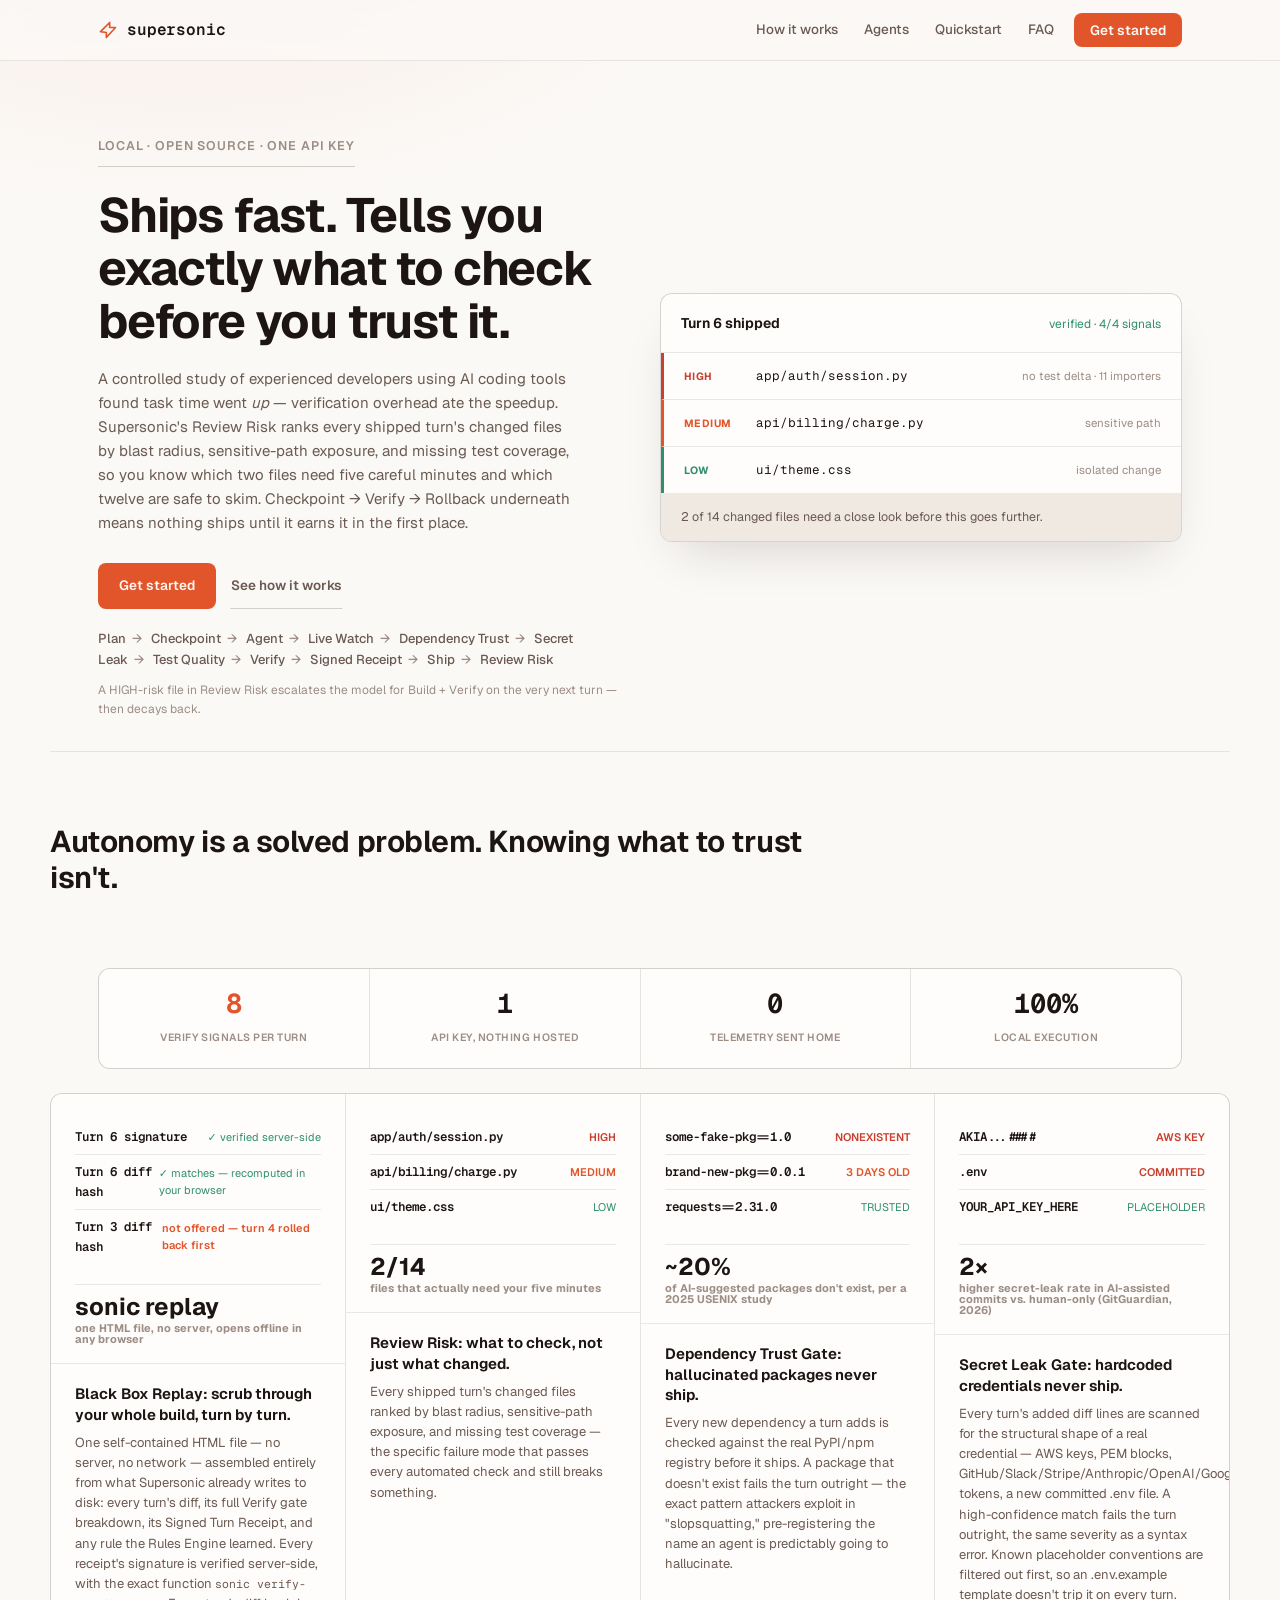
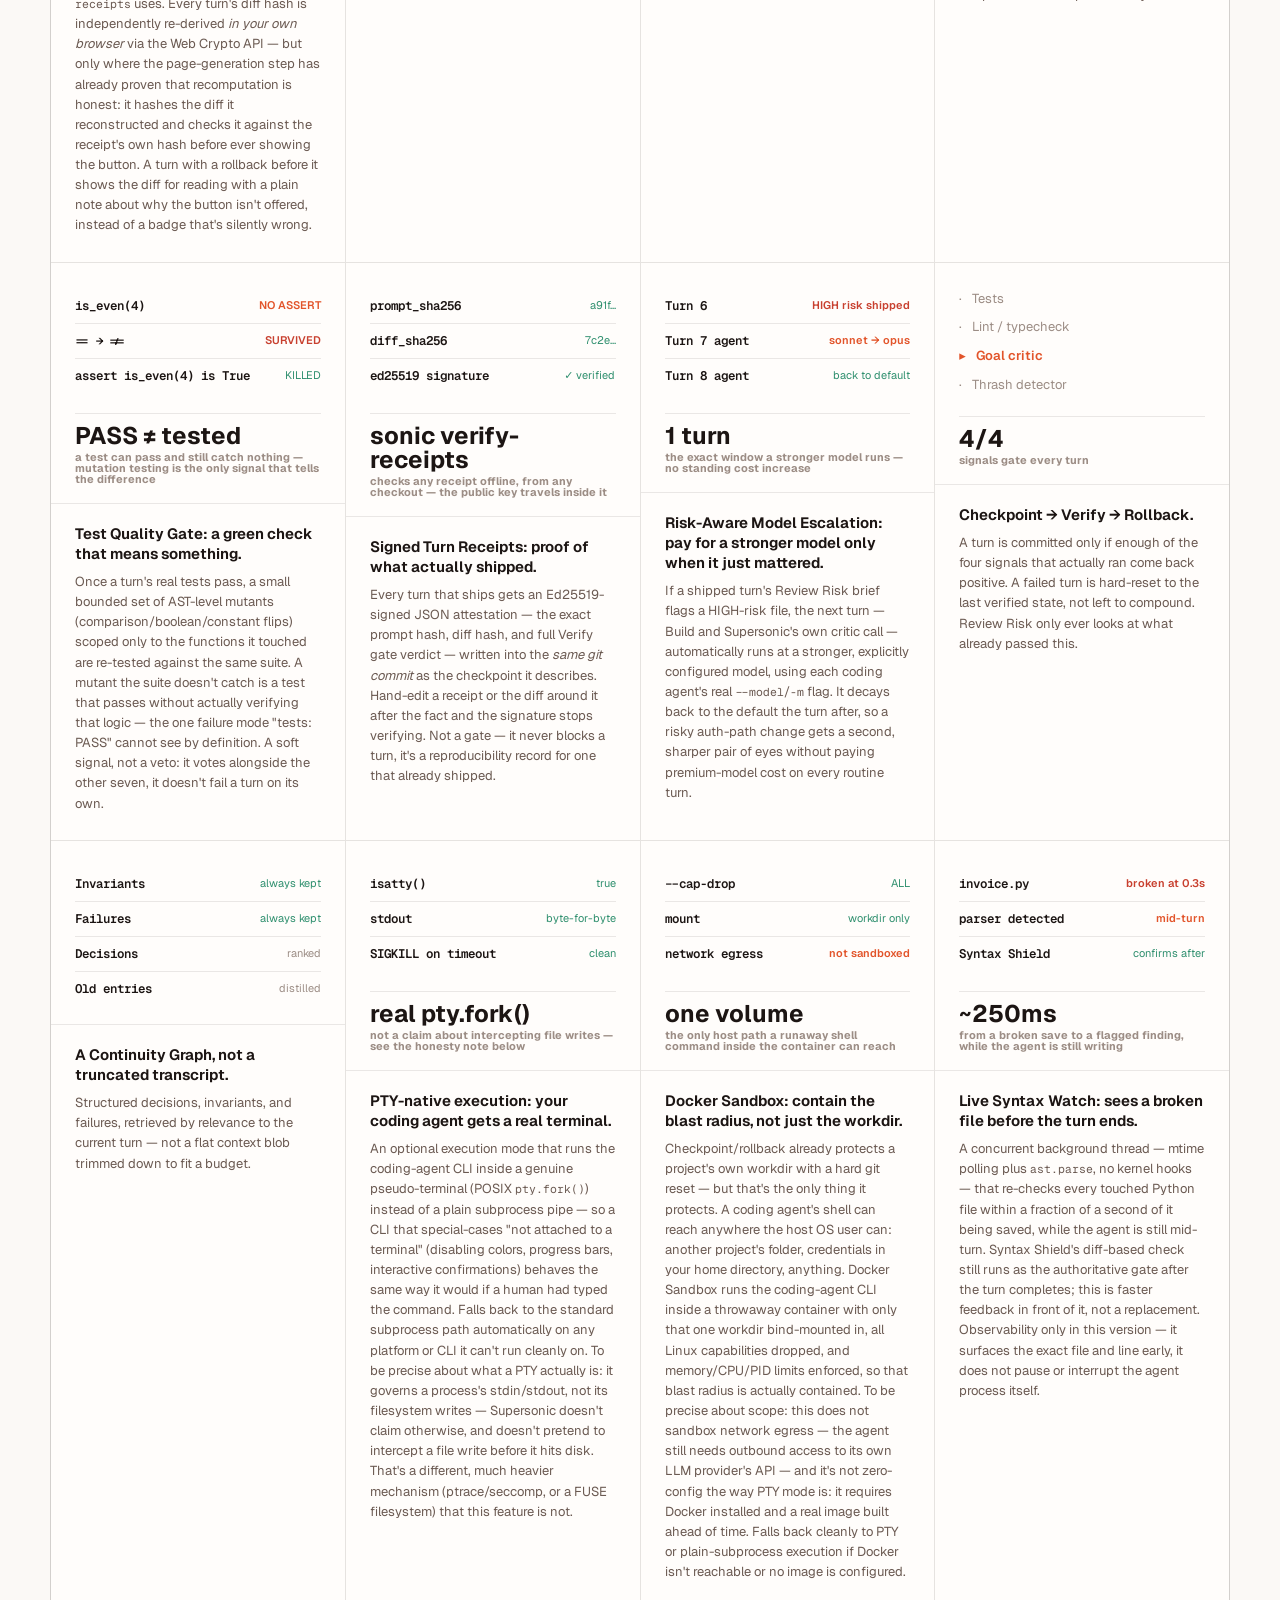
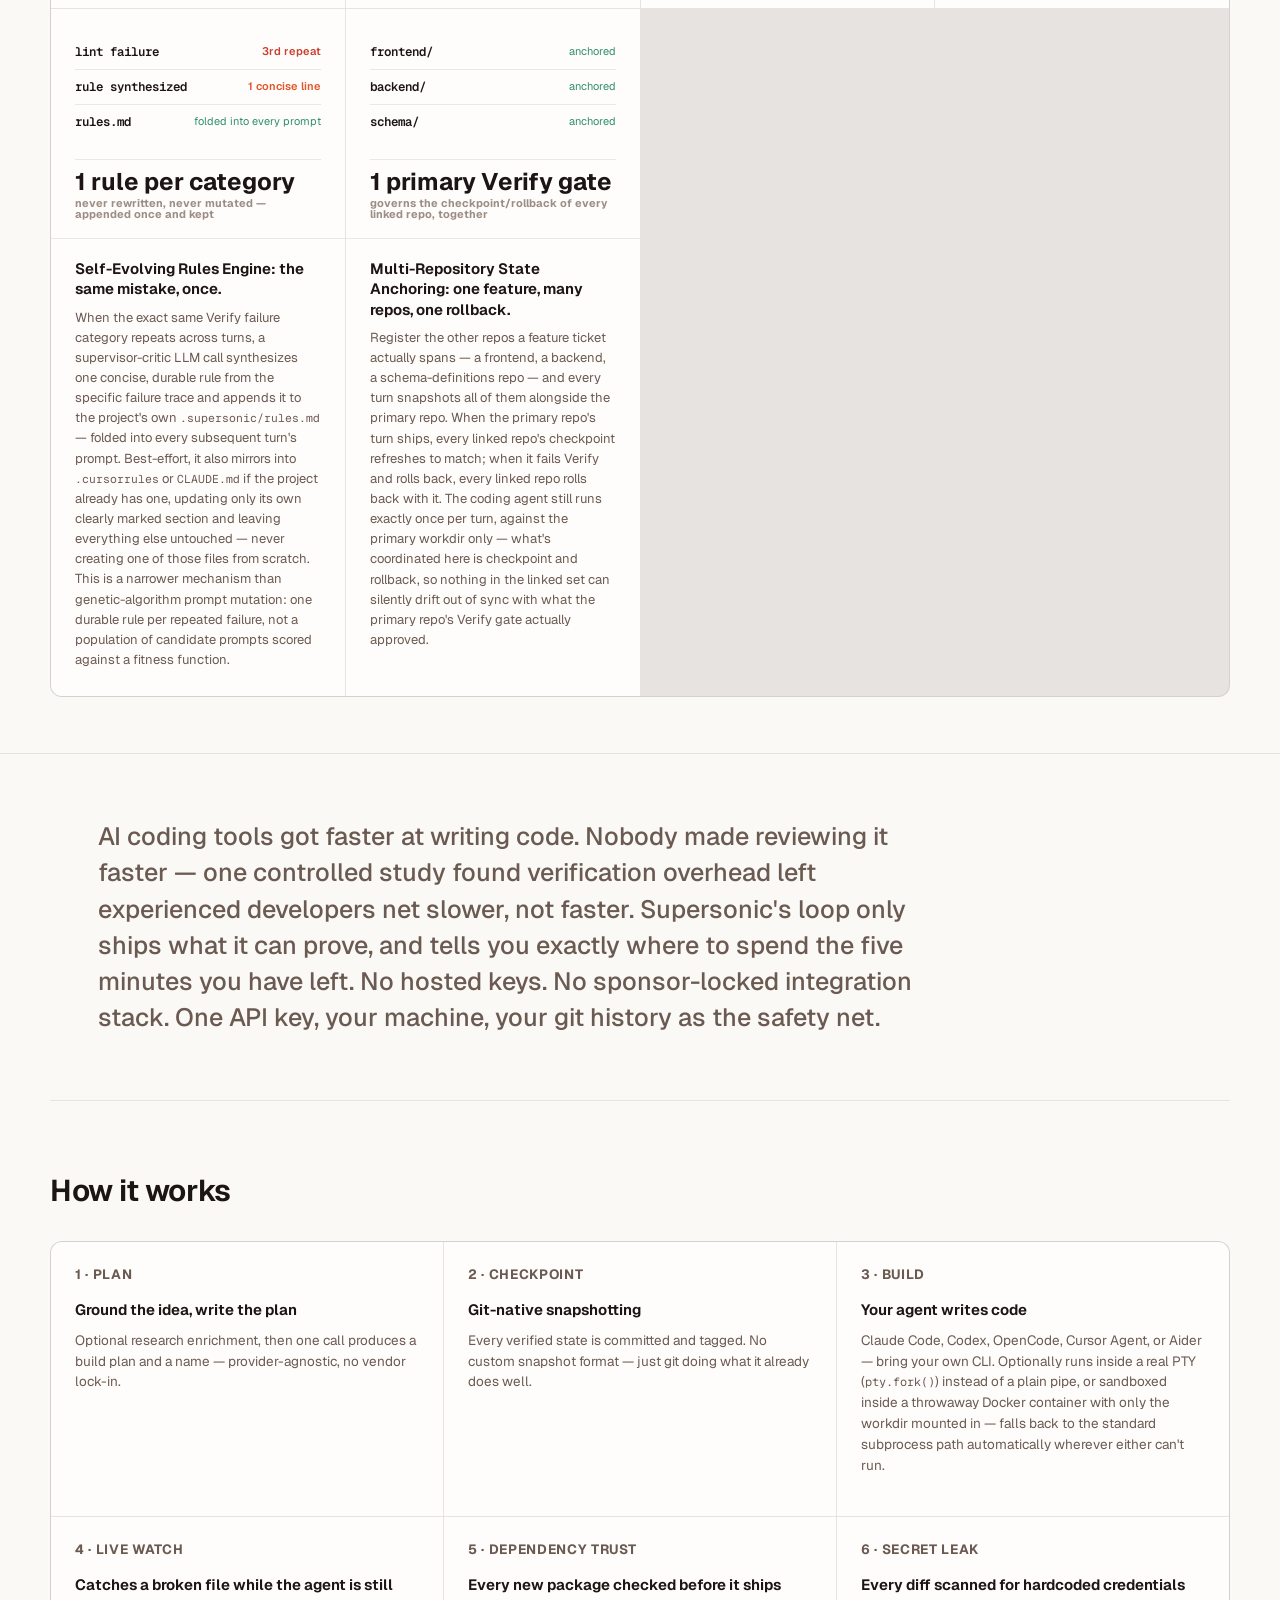
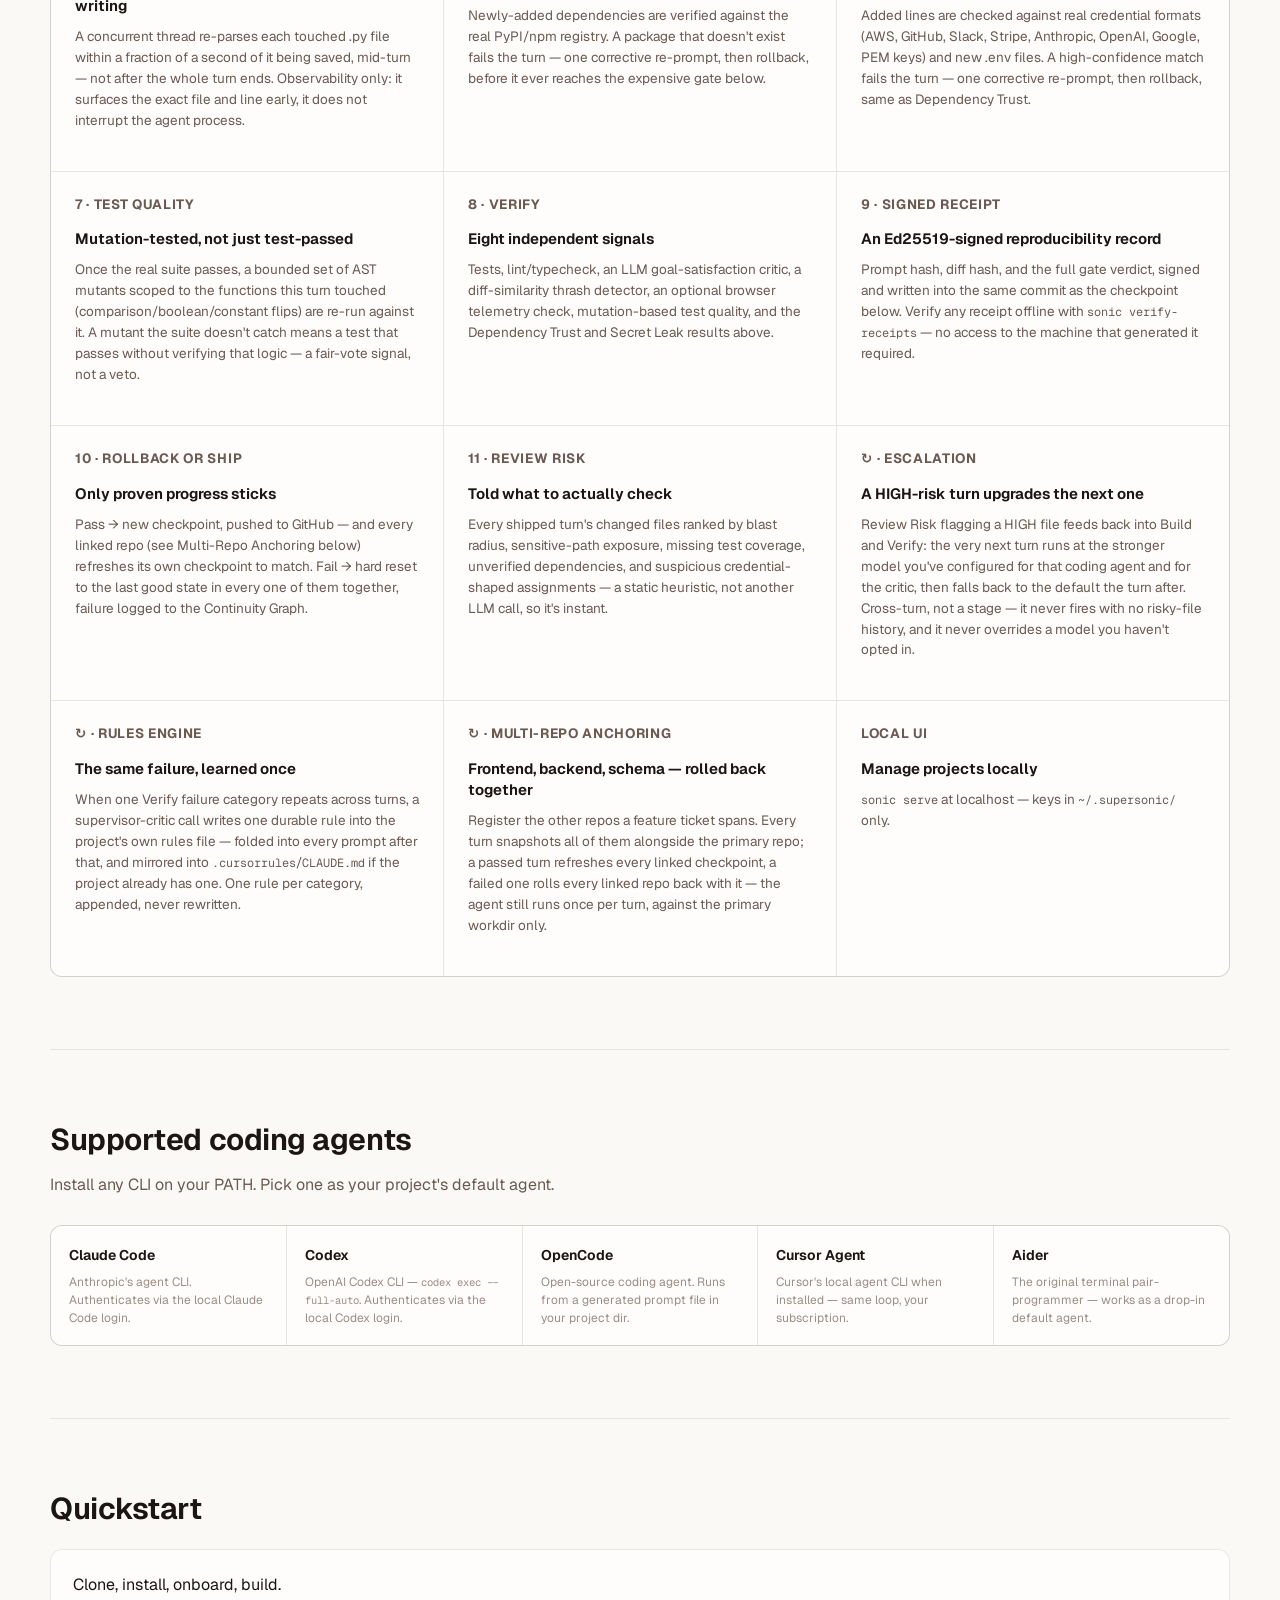
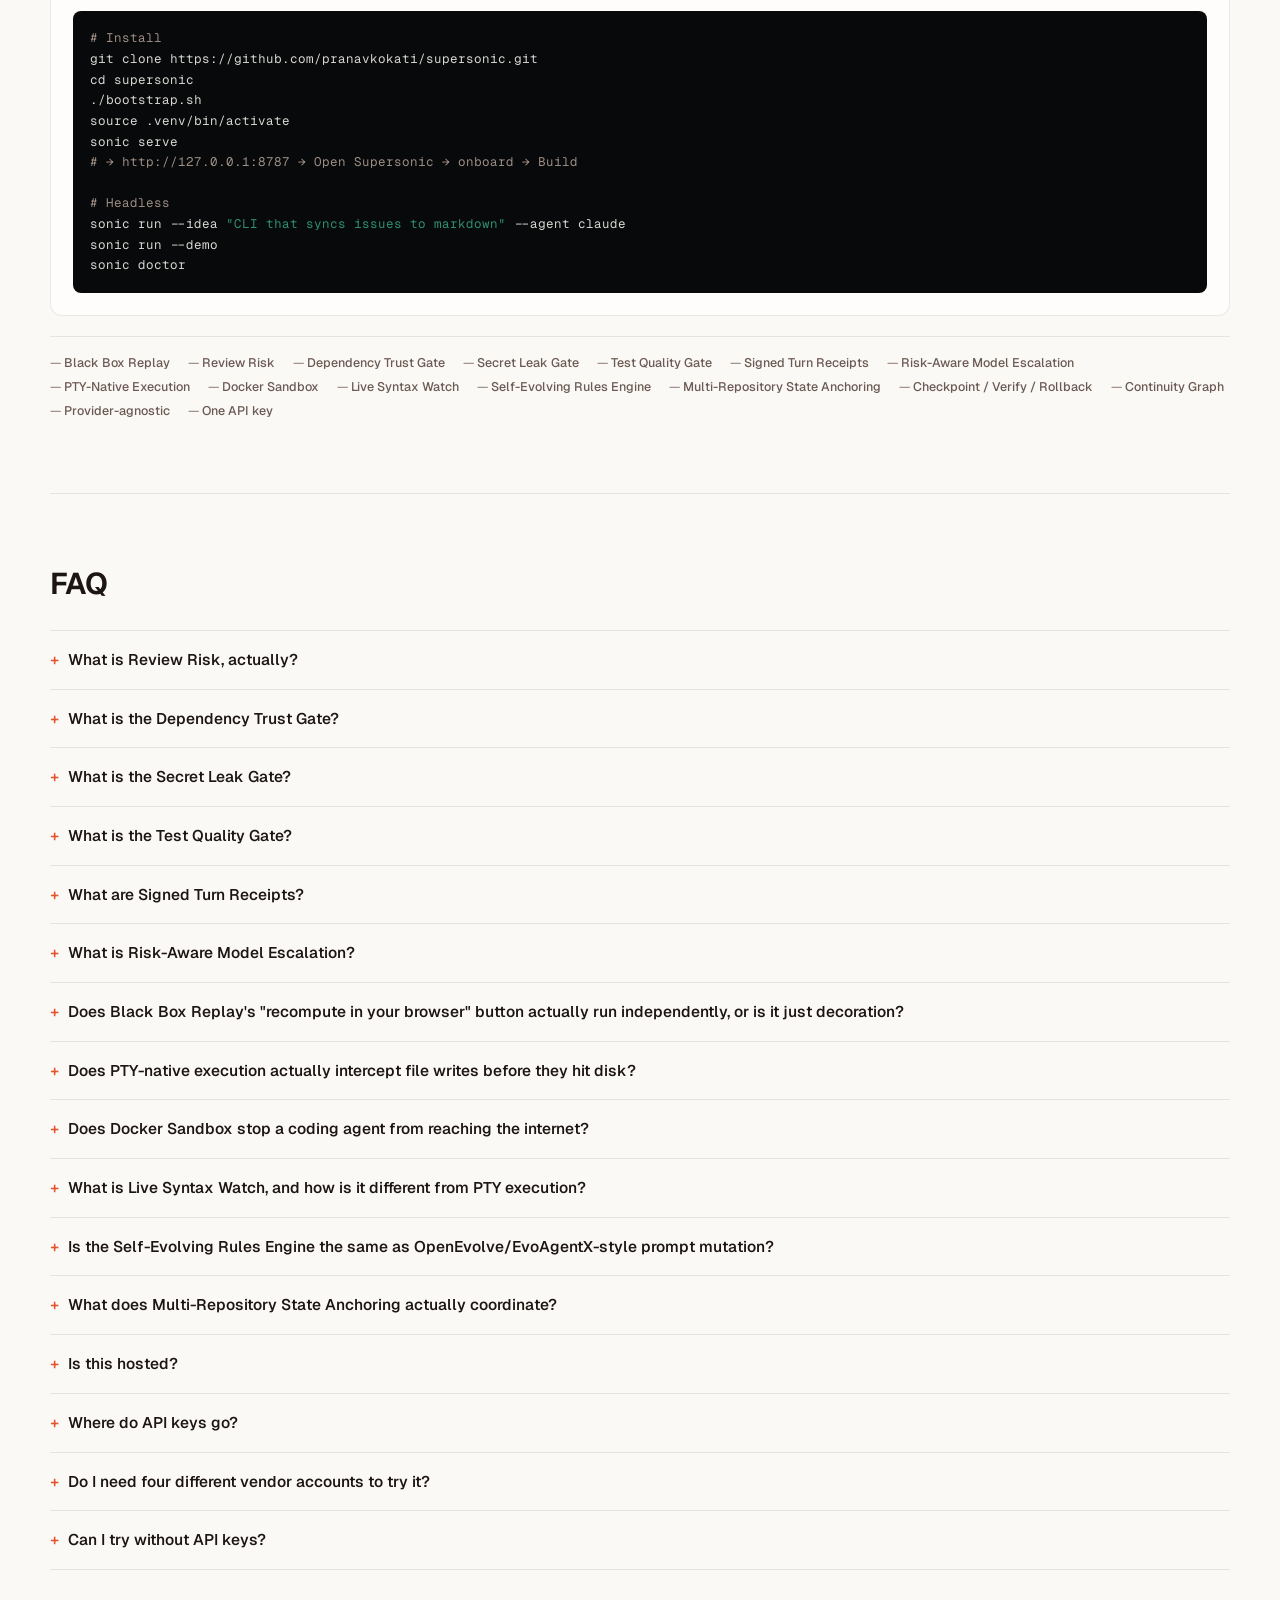
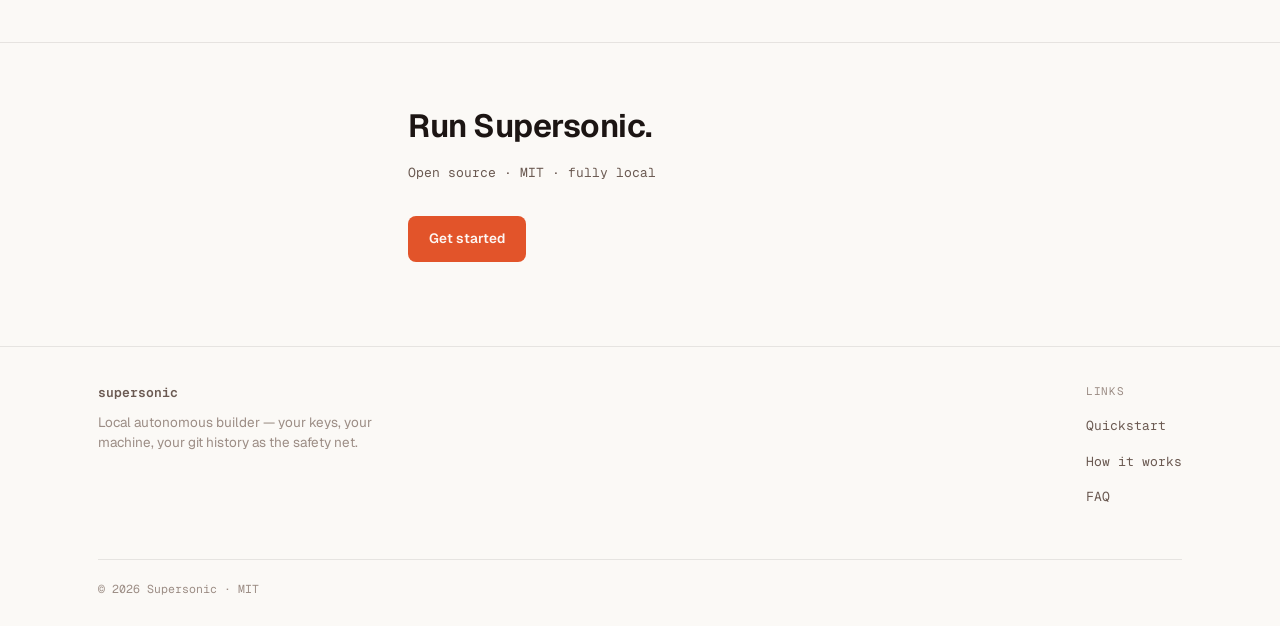
<file: web/index.html>
<!DOCTYPE html>
<html lang="en">
<head>
  <meta charset="UTF-8" />
  <meta name="viewport" content="width=device-width, initial-scale=1.0" />
  <title>Supersonic — Ships fast, tells you exactly what to check before you trust it</title>
  <meta name="description" content="Supersonic pairs an autonomous Checkpoint/Verify/Rollback build loop with Black Box Replay (a self-contained, independently-verifiable HTML timeline of every turn), Review Risk, a Dependency Trust Gate, and a Secret Leak Gate: every shipped turn's changed files are ranked by what to check, every new dependency is checked against the real registry, and every diff is scanned for hardcoded credentials before it ships." />
  <meta property="og:title" content="Supersonic" />
  <meta property="og:description" content="Black Box Replay: a self-contained HTML timeline of your whole build, with signatures verified server-side and diff hashes independently re-derived in your own browser. Review Risk ranks what to actually check on every shipped turn. Dependency Trust Gate blocks hallucinated packages. Secret Leak Gate catches hardcoded credentials before they ship. Checkpoint → Verify → Rollback underneath. One API key. Fully local." />
  <meta property="og:type" content="website" />
  <meta name="theme-color" content="#fbf9f6" />
  <link rel="preconnect" href="https://fonts.googleapis.com" />
  <link rel="preconnect" href="https://fonts.gstatic.com" crossorigin />
  <link href="https://fonts.googleapis.com/css2?family=Geist:wght@400;500;600;700&family=Geist+Mono:wght@400;500;600&display=swap" rel="stylesheet" />
  <link rel="stylesheet" href="assets/css/style.css?v=6" />
  <link rel="stylesheet" href="assets/css/sonic.css?v=4" />
  <link rel="stylesheet" href="assets/css/animations.css?v=1" />
  <link rel="icon" href="data:image/svg+xml,<svg xmlns='http://www.w3.org/2000/svg' viewBox='0 0 24 24'><path d='M3 14 L14 3 L14 9 L21 9 L10 21 L10 15 Z' fill='%23e2542a'/></svg>" />
</head>
<body class="df-site">
  <div class="df-bg-top" aria-hidden="true"></div>

  <header class="df-header">
    <div class="df-header-inner">
      <a href="index.html" class="df-logo">
        <svg class="df-logo-mark" xmlns="http://www.w3.org/2000/svg" viewBox="0 0 24 24" aria-hidden="true">
          <path d="M3 14 L14 3 L14 9 L21 9 L10 21 L10 15 Z" fill="none" stroke="#e2542a" stroke-width="2" stroke-linecap="round" stroke-linejoin="round"/>
        </svg>
        <span class="df-logo-word">supersonic</span>
      </a>
      <div class="df-header-end">
        <nav class="df-nav-pill" aria-label="Main">
          <a href="#how">How it works</a>
          <a href="#agents">Agents</a>
          <a href="#quickstart">Quickstart</a>
          <a href="#faq">FAQ</a>
        </nav>
        <div class="df-cta-pill">
          <a href="#quickstart">Get started</a>
        </div>
      </div>
      <button type="button" class="df-menu-btn" id="df-menu-btn" aria-label="Open menu" aria-expanded="false">
        <span></span><span></span>
      </button>
    </div>
    <div class="df-mobile-nav hidden" id="df-mobile-nav">
      <a href="#how">How it works</a>
      <a href="#agents">Agents</a>
      <a href="#quickstart">Quickstart</a>
      <a href="#faq">FAQ</a>
    </div>
  </header>
  <div class="df-header-spacer" aria-hidden="true"></div>

  <div class="df-shell">
    <main>
      <section class="hero-df">
        <div class="hero-df-inner">
          <div class="hero-df-copy">
            <span class="hero-df-eyebrow">local · open source · one API key</span>
            <h1 class="hero-df-title">Ships fast. Tells you exactly what to check before you trust it.</h1>
            <p class="hero-df-lead">
              A controlled study of experienced developers using AI coding tools found task time went
              <em>up</em> — verification overhead ate the speedup. Supersonic's Review Risk ranks every
              shipped turn's changed files by blast radius, sensitive-path exposure, and missing test
              coverage, so you know which two files need five careful minutes and which twelve are safe
              to skim. Checkpoint → Verify → Rollback underneath means nothing ships until it earns it
              in the first place.
            </p>
            <div class="hero-df-actions">
              <a href="#quickstart" class="btn btn-pear">Get started</a>
              <a href="#how" class="btn btn-text-link">See how it works</a>
            </div>
            <div class="pipeline-flow" aria-hidden="true">
              <span>Plan</span><span class="arrow">→</span>
              <span>Checkpoint</span><span class="arrow">→</span>
              <span>Agent</span><span class="arrow">→</span>
              <span>Live Watch</span><span class="arrow">→</span>
              <span>Dependency Trust</span><span class="arrow">→</span>
              <span>Secret Leak</span><span class="arrow">→</span>
              <span>Test Quality</span><span class="arrow">→</span>
              <span>Verify</span><span class="arrow">→</span>
              <span>Signed Receipt</span><span class="arrow">→</span>
              <span>Ship</span><span class="arrow">→</span>
              <span>Review Risk</span>
            </div>
            <p class="pipeline-flow-note">A HIGH-risk file in Review Risk escalates the model for Build + Verify on the very next turn — then decays back.</p>
          </div>
          <div class="hero-df-visual">
            <div class="ship-card">
              <div class="ship-card-head">
                <span class="ship-card-label">Turn 6 shipped</span>
                <span class="ship-card-status">verified · 4/4 signals</span>
              </div>
              <ul class="ship-card-list">
                <li class="ship-row high">
                  <span class="ship-row-level">High</span>
                  <span class="ship-row-path">app/auth/session.py</span>
                  <span class="ship-row-note">no test delta · 11 importers</span>
                </li>
                <li class="ship-row medium">
                  <span class="ship-row-level">Medium</span>
                  <span class="ship-row-path">api/billing/charge.py</span>
                  <span class="ship-row-note">sensitive path</span>
                </li>
                <li class="ship-row low">
                  <span class="ship-row-level">Low</span>
                  <span class="ship-row-path">ui/theme.css</span>
                  <span class="ship-row-note">isolated change</span>
                </li>
              </ul>
              <p class="ship-card-foot">2 of 14 changed files need a close look before this goes further.</p>
            </div>
          </div>
        </div>
      </section>

      <section class="section wrap" id="features">
        <h2 class="section-title-lg">Autonomy is a solved problem. Knowing what to trust isn't.</h2>
      </section>

      <section class="wrap">
        <div class="stat-row">
          <div class="stat-card accent">
            <span class="stat-card-n">8</span>
            <span class="stat-card-l">verify signals per turn</span>
          </div>
          <div class="stat-card">
            <span class="stat-card-n">1</span>
            <span class="stat-card-l">API key, nothing hosted</span>
          </div>
          <div class="stat-card">
            <span class="stat-card-n">0</span>
            <span class="stat-card-l">telemetry sent home</span>
          </div>
          <div class="stat-card">
            <span class="stat-card-n">100%</span>
            <span class="stat-card-l">local execution</span>
          </div>
        </div>
      </section>

      <section class="df-features">
        <div class="df-features-inner">
          <article class="df-feature-card">
            <div class="df-feature-visual df-feature-visual--blue">
              <div class="df-feature-inner">
                <ul class="feat-int-list">
                  <li><strong>Turn 6 signature</strong><span class="feat-int-ok">✓ verified server-side</span></li>
                  <li><strong>Turn 6 diff hash</strong><span class="feat-int-ok">✓ matches — recomputed in your browser</span></li>
                  <li><strong>Turn 3 diff hash</strong><span class="feat-int-warn">not offered — turn 4 rolled back first</span></li>
                </ul>
                <p class="feat-stat">sonic replay<span>one HTML file, no server, opens offline in any browser</span></p>
              </div>
            </div>
            <div class="df-feature-copy">
              <h3>Black Box Replay: scrub through your whole build, turn by turn.</h3>
              <p>One self-contained HTML file — no server, no network — assembled entirely from what Supersonic already writes to disk: every turn's diff, its full Verify gate breakdown, its Signed Turn Receipt, and any rule the Rules Engine learned. Every receipt's signature is verified server-side, with the exact function <code>sonic verify-receipts</code> uses. Every turn's diff hash is independently re-derived <em>in your own browser</em> via the Web Crypto API — but only where the page-generation step has already proven that recomputation is honest: it hashes the diff it reconstructed and checks it against the receipt's own hash before ever showing the button. A turn with a rollback before it shows the diff for reading with a plain note about why the button isn't offered, instead of a badge that's silently wrong.</p>
            </div>
          </article>

          <article class="df-feature-card">
            <div class="df-feature-visual df-feature-visual--warm">
              <div class="df-feature-inner">
                <ul class="feat-int-list">
                  <li><strong>app/auth/session.py</strong><span class="feat-int-bad">HIGH</span></li>
                  <li><strong>api/billing/charge.py</strong><span class="feat-int-warn">MEDIUM</span></li>
                  <li><strong>ui/theme.css</strong><span class="feat-int-ok">LOW</span></li>
                </ul>
                <p class="feat-stat">2/14<span>files that actually need your five minutes</span></p>
              </div>
            </div>
            <div class="df-feature-copy">
              <h3>Review Risk: what to check, not just what changed.</h3>
              <p>Every shipped turn's changed files ranked by blast radius, sensitive-path exposure, and missing test coverage — the specific failure mode that passes every automated check and still breaks something.</p>
            </div>
          </article>

          <article class="df-feature-card">
            <div class="df-feature-visual df-feature-visual--warm">
              <div class="df-feature-inner">
                <ul class="feat-int-list">
                  <li><strong>some-fake-pkg==1.0</strong><span class="feat-int-bad">NONEXISTENT</span></li>
                  <li><strong>brand-new-pkg==0.0.1</strong><span class="feat-int-warn">3 DAYS OLD</span></li>
                  <li><strong>requests==2.31.0</strong><span class="feat-int-ok">TRUSTED</span></li>
                </ul>
                <p class="feat-stat">~20%<span>of AI-suggested packages don't exist, per a 2025 USENIX study</span></p>
              </div>
            </div>
            <div class="df-feature-copy">
              <h3>Dependency Trust Gate: hallucinated packages never ship.</h3>
              <p>Every new dependency a turn adds is checked against the real PyPI/npm registry before it ships. A package that doesn't exist fails the turn outright — the exact pattern attackers exploit in "slopsquatting," pre-registering the name an agent is predictably going to hallucinate.</p>
            </div>
          </article>

          <article class="df-feature-card">
            <div class="df-feature-visual df-feature-visual--warm">
              <div class="df-feature-inner">
                <ul class="feat-int-list">
                  <li><strong>AKIA...####</strong><span class="feat-int-bad">AWS KEY</span></li>
                  <li><strong>.env</strong><span class="feat-int-bad">COMMITTED</span></li>
                  <li><strong>YOUR_API_KEY_HERE</strong><span class="feat-int-ok">PLACEHOLDER</span></li>
                </ul>
                <p class="feat-stat">2×<span>higher secret-leak rate in AI-assisted commits vs. human-only (GitGuardian, 2026)</span></p>
              </div>
            </div>
            <div class="df-feature-copy">
              <h3>Secret Leak Gate: hardcoded credentials never ship.</h3>
              <p>Every turn's added diff lines are scanned for the structural shape of a real credential — AWS keys, PEM blocks, GitHub/Slack/Stripe/Anthropic/OpenAI/Google tokens, a new committed .env file. A high-confidence match fails the turn outright, the same severity as a syntax error. Known placeholder conventions are filtered out first, so an .env.example template doesn't trip it on every turn.</p>
            </div>
          </article>

          <article class="df-feature-card">
            <div class="df-feature-visual df-feature-visual--pear">
              <div class="df-feature-inner">
                <ul class="feat-int-list">
                  <li><strong>is_even(4)</strong><span class="feat-int-warn">NO ASSERT</span></li>
                  <li><strong>== → !=</strong><span class="feat-int-bad">SURVIVED</span></li>
                  <li><strong>assert is_even(4) is True</strong><span class="feat-int-ok">KILLED</span></li>
                </ul>
                <p class="feat-stat">PASS ≠ tested<span>a test can pass and still catch nothing — mutation testing is the only signal that tells the difference</span></p>
              </div>
            </div>
            <div class="df-feature-copy">
              <h3>Test Quality Gate: a green check that means something.</h3>
              <p>Once a turn's real tests pass, a small bounded set of AST-level mutants (comparison/boolean/constant flips) scoped only to the functions it touched are re-tested against the same suite. A mutant the suite doesn't catch is a test that passes without actually verifying that logic — the one failure mode "tests: PASS" cannot see by definition. A soft signal, not a veto: it votes alongside the other seven, it doesn't fail a turn on its own.</p>
            </div>
          </article>

          <article class="df-feature-card">
            <div class="df-feature-visual df-feature-visual--warm">
              <div class="df-feature-inner">
                <ul class="feat-int-list">
                  <li><strong>prompt_sha256</strong><span class="feat-int-ok">a91f...</span></li>
                  <li><strong>diff_sha256</strong><span class="feat-int-ok">7c2e...</span></li>
                  <li><strong>ed25519 signature</strong><span class="feat-int-ok">✓ verified</span></li>
                </ul>
                <p class="feat-stat">sonic verify-receipts<span>checks any receipt offline, from any checkout — the public key travels inside it</span></p>
              </div>
            </div>
            <div class="df-feature-copy">
              <h3>Signed Turn Receipts: proof of what actually shipped.</h3>
              <p>Every turn that ships gets an Ed25519-signed JSON attestation — the exact prompt hash, diff hash, and full Verify gate verdict — written into the <em>same git commit</em> as the checkpoint it describes. Hand-edit a receipt or the diff around it after the fact and the signature stops verifying. Not a gate — it never blocks a turn, it's a reproducibility record for one that already shipped.</p>
            </div>
          </article>

          <article class="df-feature-card">
            <div class="df-feature-visual df-feature-visual--blue">
              <div class="df-feature-inner">
                <ul class="feat-int-list">
                  <li><strong>Turn 6</strong><span class="feat-int-bad">HIGH risk shipped</span></li>
                  <li><strong>Turn 7 agent</strong><span class="feat-int-warn">sonnet → opus</span></li>
                  <li><strong>Turn 8 agent</strong><span class="feat-int-ok">back to default</span></li>
                </ul>
                <p class="feat-stat">1 turn<span>the exact window a stronger model runs — no standing cost increase</span></p>
              </div>
            </div>
            <div class="df-feature-copy">
              <h3>Risk-Aware Model Escalation: pay for a stronger model only when it just mattered.</h3>
              <p>If a shipped turn's Review Risk brief flags a HIGH-risk file, the next turn — Build and Supersonic's own critic call — automatically runs at a stronger, explicitly configured model, using each coding agent's real <code>--model</code>/<code>-m</code> flag. It decays back to the default the turn after, so a risky auth-path change gets a second, sharper pair of eyes without paying premium-model cost on every routine turn.</p>
            </div>
          </article>

          <article class="df-feature-card">
            <div class="df-feature-visual df-feature-visual--blue">
              <div class="df-feature-inner">
                <ul class="feat-stack">
                  <li>Tests</li>
                  <li>Lint / typecheck</li>
                  <li class="feat-stack--active">Goal critic</li>
                  <li>Thrash detector</li>
                </ul>
                <p class="feat-stat">4/4<span>signals gate every turn</span></p>
              </div>
            </div>
            <div class="df-feature-copy">
              <h3>Checkpoint → Verify → Rollback.</h3>
              <p>A turn is committed only if enough of the four signals that actually ran come back positive. A failed turn is hard-reset to the last verified state, not left to compound. Review Risk only ever looks at what already passed this.</p>
            </div>
          </article>

          <article class="df-feature-card">
            <div class="df-feature-visual df-feature-visual--pear">
              <div class="df-feature-inner">
                <ul class="feat-int-list">
                  <li><strong>Invariants</strong><span class="feat-int-ok">always kept</span></li>
                  <li><strong>Failures</strong><span class="feat-int-ok">always kept</span></li>
                  <li><strong>Decisions</strong><span class="feat-int-pending">ranked</span></li>
                  <li><strong>Old entries</strong><span class="feat-int-pending">distilled</span></li>
                </ul>
              </div>
            </div>
            <div class="df-feature-copy">
              <h3>A Continuity Graph, not a truncated transcript.</h3>
              <p>Structured decisions, invariants, and failures, retrieved by relevance to the current turn — not a flat context blob trimmed down to fit a budget.</p>
            </div>
          </article>

          <article class="df-feature-card">
            <div class="df-feature-visual df-feature-visual--blue">
              <div class="df-feature-inner">
                <ul class="feat-int-list">
                  <li><strong>isatty()</strong><span class="feat-int-ok">true</span></li>
                  <li><strong>stdout</strong><span class="feat-int-ok">byte-for-byte</span></li>
                  <li><strong>SIGKILL on timeout</strong><span class="feat-int-ok">clean</span></li>
                </ul>
                <p class="feat-stat">real pty.fork()<span>not a claim about intercepting file writes — see the honesty note below</span></p>
              </div>
            </div>
            <div class="df-feature-copy">
              <h3>PTY-native execution: your coding agent gets a real terminal.</h3>
              <p>An optional execution mode that runs the coding-agent CLI inside a genuine pseudo-terminal (POSIX <code>pty.fork()</code>) instead of a plain subprocess pipe — so a CLI that special-cases "not attached to a terminal" (disabling colors, progress bars, interactive confirmations) behaves the same way it would if a human had typed the command. Falls back to the standard subprocess path automatically on any platform or CLI it can't run cleanly on. To be precise about what a PTY actually is: it governs a process's stdin/stdout, not its filesystem writes — Supersonic doesn't claim otherwise, and doesn't pretend to intercept a file write before it hits disk. That's a different, much heavier mechanism (ptrace/seccomp, or a FUSE filesystem) that this feature is not.</p>
            </div>
          </article>

          <article class="df-feature-card">
            <div class="df-feature-visual df-feature-visual--blue">
              <div class="df-feature-inner">
                <ul class="feat-int-list">
                  <li><strong>--cap-drop</strong><span class="feat-int-ok">ALL</span></li>
                  <li><strong>mount</strong><span class="feat-int-ok">workdir only</span></li>
                  <li><strong>network egress</strong><span class="feat-int-warn">not sandboxed</span></li>
                </ul>
                <p class="feat-stat">one volume<span>the only host path a runaway shell command inside the container can reach</span></p>
              </div>
            </div>
            <div class="df-feature-copy">
              <h3>Docker Sandbox: contain the blast radius, not just the workdir.</h3>
              <p>Checkpoint/rollback already protects a project's own workdir with a hard git reset — but that's the only thing it protects. A coding agent's shell can reach anywhere the host OS user can: another project's folder, credentials in your home directory, anything. Docker Sandbox runs the coding-agent CLI inside a throwaway container with only that one workdir bind-mounted in, all Linux capabilities dropped, and memory/CPU/PID limits enforced, so that blast radius is actually contained. To be precise about scope: this does not sandbox network egress — the agent still needs outbound access to its own LLM provider's API — and it's not zero-config the way PTY mode is: it requires Docker installed and a real image built ahead of time. Falls back cleanly to PTY or plain-subprocess execution if Docker isn't reachable or no image is configured.</p>
            </div>
          </article>

          <article class="df-feature-card">
            <div class="df-feature-visual df-feature-visual--warm">
              <div class="df-feature-inner">
                <ul class="feat-int-list">
                  <li><strong>invoice.py</strong><span class="feat-int-bad">broken at 0.3s</span></li>
                  <li><strong>parser detected</strong><span class="feat-int-warn">mid-turn</span></li>
                  <li><strong>Syntax Shield</strong><span class="feat-int-ok">confirms after</span></li>
                </ul>
                <p class="feat-stat">~250ms<span>from a broken save to a flagged finding, while the agent is still writing</span></p>
              </div>
            </div>
            <div class="df-feature-copy">
              <h3>Live Syntax Watch: sees a broken file before the turn ends.</h3>
              <p>A concurrent background thread — mtime polling plus <code>ast.parse</code>, no kernel hooks — that re-checks every touched Python file within a fraction of a second of it being saved, while the agent is still mid-turn. Syntax Shield's diff-based check still runs as the authoritative gate after the turn completes; this is faster feedback in front of it, not a replacement. Observability only in this version — it surfaces the exact file and line early, it does not pause or interrupt the agent process itself.</p>
            </div>
          </article>

          <article class="df-feature-card">
            <div class="df-feature-visual df-feature-visual--pear">
              <div class="df-feature-inner">
                <ul class="feat-int-list">
                  <li><strong>lint failure</strong><span class="feat-int-bad">3rd repeat</span></li>
                  <li><strong>rule synthesized</strong><span class="feat-int-warn">1 concise line</span></li>
                  <li><strong>rules.md</strong><span class="feat-int-ok">folded into every prompt</span></li>
                </ul>
                <p class="feat-stat">1 rule per category<span>never rewritten, never mutated — appended once and kept</span></p>
              </div>
            </div>
            <div class="df-feature-copy">
              <h3>Self-Evolving Rules Engine: the same mistake, once.</h3>
              <p>When the exact same Verify failure category repeats across turns, a supervisor-critic LLM call synthesizes one concise, durable rule from the specific failure trace and appends it to the project's own <code>.supersonic/rules.md</code> — folded into every subsequent turn's prompt. Best-effort, it also mirrors into <code>.cursorrules</code> or <code>CLAUDE.md</code> if the project already has one, updating only its own clearly marked section and leaving everything else untouched — never creating one of those files from scratch. This is a narrower mechanism than genetic-algorithm prompt mutation: one durable rule per repeated failure, not a population of candidate prompts scored against a fitness function.</p>
            </div>
          </article>

          <article class="df-feature-card">
            <div class="df-feature-visual df-feature-visual--blue">
              <div class="df-feature-inner">
                <ul class="feat-int-list">
                  <li><strong>frontend/</strong><span class="feat-int-ok">anchored</span></li>
                  <li><strong>backend/</strong><span class="feat-int-ok">anchored</span></li>
                  <li><strong>schema/</strong><span class="feat-int-ok">anchored</span></li>
                </ul>
                <p class="feat-stat">1 primary Verify gate<span>governs the checkpoint/rollback of every linked repo, together</span></p>
              </div>
            </div>
            <div class="df-feature-copy">
              <h3>Multi-Repository State Anchoring: one feature, many repos, one rollback.</h3>
              <p>Register the other repos a feature ticket actually spans — a frontend, a backend, a schema-definitions repo — and every turn snapshots all of them alongside the primary repo. When the primary repo's turn ships, every linked repo's checkpoint refreshes to match; when it fails Verify and rolls back, every linked repo rolls back with it. The coding agent still runs exactly once per turn, against the primary workdir only — what's coordinated here is checkpoint and rollback, so nothing in the linked set can silently drift out of sync with what the primary repo's Verify gate actually approved.</p>
            </div>
          </article>
        </div>
      </section>

      <section class="editorial">
        <div class="wrap">
          <h2 class="editorial-quote">AI coding tools got faster at writing code. Nobody made reviewing it faster — one controlled study found verification overhead left experienced developers net slower, not faster. Supersonic's loop only ships what it can prove, and tells you exactly where to spend the five minutes you have left. No hosted keys. No sponsor-locked integration stack. One API key, your machine, your git history as the safety net.</h2>
        </div>
      </section>

      <section class="section wrap" id="how">
        <h2 class="section-title">How it works</h2>
        <div class="trust-grid" style="margin-top:32px">
          <article class="trust-card">
            <p class="trust-label">1 · Plan</p>
            <h3>Ground the idea, write the plan</h3>
            <p>Optional research enrichment, then one call produces a build plan and a name — provider-agnostic, no vendor lock-in.</p>
          </article>
          <article class="trust-card">
            <p class="trust-label">2 · Checkpoint</p>
            <h3>Git-native snapshotting</h3>
            <p>Every verified state is committed and tagged. No custom snapshot format — just git doing what it already does well.</p>
          </article>
          <article class="trust-card">
            <p class="trust-label">3 · Build</p>
            <h3>Your agent writes code</h3>
            <p>Claude Code, Codex, OpenCode, Cursor Agent, or Aider — bring your own CLI. Optionally runs inside a real PTY (<code>pty.fork()</code>) instead of a plain pipe, or sandboxed inside a throwaway Docker container with only the workdir mounted in — falls back to the standard subprocess path automatically wherever either can't run.</p>
          </article>
          <article class="trust-card">
            <p class="trust-label">4 · Live Watch</p>
            <h3>Catches a broken file while the agent is still writing</h3>
            <p>A concurrent thread re-parses each touched .py file within a fraction of a second of it being saved, mid-turn — not after the whole turn ends. Observability only: it surfaces the exact file and line early, it does not interrupt the agent process.</p>
          </article>
          <article class="trust-card">
            <p class="trust-label">5 · Dependency Trust</p>
            <h3>Every new package checked before it ships</h3>
            <p>Newly-added dependencies are verified against the real PyPI/npm registry. A package that doesn't exist fails the turn — one corrective re-prompt, then rollback, before it ever reaches the expensive gate below.</p>
          </article>
          <article class="trust-card">
            <p class="trust-label">6 · Secret Leak</p>
            <h3>Every diff scanned for hardcoded credentials</h3>
            <p>Added lines are checked against real credential formats (AWS, GitHub, Slack, Stripe, Anthropic, OpenAI, Google, PEM keys) and new .env files. A high-confidence match fails the turn — one corrective re-prompt, then rollback, same as Dependency Trust.</p>
          </article>
          <article class="trust-card">
            <p class="trust-label">7 · Test Quality</p>
            <h3>Mutation-tested, not just test-passed</h3>
            <p>Once the real suite passes, a bounded set of AST mutants scoped to the functions this turn touched (comparison/boolean/constant flips) are re-run against it. A mutant the suite doesn't catch means a test that passes without verifying that logic — a fair-vote signal, not a veto.</p>
          </article>
          <article class="trust-card">
            <p class="trust-label">8 · Verify</p>
            <h3>Eight independent signals</h3>
            <p>Tests, lint/typecheck, an LLM goal-satisfaction critic, a diff-similarity thrash detector, an optional browser telemetry check, mutation-based test quality, and the Dependency Trust and Secret Leak results above.</p>
          </article>
          <article class="trust-card">
            <p class="trust-label">9 · Signed Receipt</p>
            <h3>An Ed25519-signed reproducibility record</h3>
            <p>Prompt hash, diff hash, and the full gate verdict, signed and written into the same commit as the checkpoint below. Verify any receipt offline with <code>sonic verify-receipts</code> — no access to the machine that generated it required.</p>
          </article>
          <article class="trust-card">
            <p class="trust-label">10 · Rollback or ship</p>
            <h3>Only proven progress sticks</h3>
            <p>Pass → new checkpoint, pushed to GitHub — and every linked repo (see Multi-Repo Anchoring below) refreshes its own checkpoint to match. Fail → hard reset to the last good state in every one of them together, failure logged to the Continuity Graph.</p>
          </article>
          <article class="trust-card">
            <p class="trust-label">11 · Review Risk</p>
            <h3>Told what to actually check</h3>
            <p>Every shipped turn's changed files ranked by blast radius, sensitive-path exposure, missing test coverage, unverified dependencies, and suspicious credential-shaped assignments — a static heuristic, not another LLM call, so it's instant.</p>
          </article>
          <article class="trust-card">
            <p class="trust-label">↻ · Escalation</p>
            <h3>A HIGH-risk turn upgrades the next one</h3>
            <p>Review Risk flagging a HIGH file feeds back into Build and Verify: the very next turn runs at the stronger model you've configured for that coding agent and for the critic, then falls back to the default the turn after. Cross-turn, not a stage — it never fires with no risky-file history, and it never overrides a model you haven't opted in.</p>
          </article>
          <article class="trust-card">
            <p class="trust-label">↻ · Rules Engine</p>
            <h3>The same failure, learned once</h3>
            <p>When one Verify failure category repeats across turns, a supervisor-critic call writes one durable rule into the project's own rules file — folded into every prompt after that, and mirrored into <code>.cursorrules</code>/<code>CLAUDE.md</code> if the project already has one. One rule per category, appended, never rewritten.</p>
          </article>
          <article class="trust-card">
            <p class="trust-label">↻ · Multi-Repo Anchoring</p>
            <h3>Frontend, backend, schema — rolled back together</h3>
            <p>Register the other repos a feature ticket spans. Every turn snapshots all of them alongside the primary repo; a passed turn refreshes every linked checkpoint, a failed one rolls every linked repo back with it — the agent still runs once per turn, against the primary workdir only.</p>
          </article>
          <article class="trust-card">
            <p class="trust-label">Local UI</p>
            <h3>Manage projects locally</h3>
            <p><code>sonic serve</code> at localhost — keys in <code>~/.supersonic/</code> only.</p>
          </article>
        </div>
      </section>

      <section class="section wrap" id="agents">
        <h2 class="section-title">Supported coding agents</h2>
        <p class="section-desc" style="margin-top:12px;color:var(--text-secondary);max-width:560px">Install any CLI on your PATH. Pick one as your project's default agent.</p>
        <div class="agent-grid">
          <article class="agent-card">
            <h3>Claude Code</h3>
            <p>Anthropic's agent CLI. Authenticates via the local Claude Code login.</p>
          </article>
          <article class="agent-card">
            <h3>Codex</h3>
            <p>OpenAI Codex CLI — <code>codex exec --full-auto</code>. Authenticates via the local Codex login.</p>
          </article>
          <article class="agent-card">
            <h3>OpenCode</h3>
            <p>Open-source coding agent. Runs from a generated prompt file in your project dir.</p>
          </article>
          <article class="agent-card">
            <h3>Cursor Agent</h3>
            <p>Cursor's local agent CLI when installed — same loop, your subscription.</p>
          </article>
          <article class="agent-card">
            <h3>Aider</h3>
            <p>The original terminal pair-programmer — works as a drop-in default agent.</p>
          </article>
        </div>
      </section>

      <section class="section wrap" id="quickstart">
        <h2 class="section-title">Quickstart</h2>
        <div class="quickstart-block">
          <p>Clone, install, onboard, build.</p>
          <pre><span class="cm"># Install</span>
git clone https://github.com/pranavkokati/supersonic.git
cd supersonic
./bootstrap.sh
source .venv/bin/activate
sonic serve
<span class="cm"># → http://127.0.0.1:8787 → Open Supersonic → onboard → Build</span>

<span class="cm"># Headless</span>
sonic run --idea <span class="str">"CLI that syncs issues to markdown"</span> --agent claude
sonic run --demo
sonic doctor</pre>
        </div>
        <div class="differentiator-row" id="stack">
          <span class="differentiator-pill">Black Box Replay</span>
          <span class="differentiator-pill">Review Risk</span>
          <span class="differentiator-pill">Dependency Trust Gate</span>
          <span class="differentiator-pill">Secret Leak Gate</span>
          <span class="differentiator-pill">Test Quality Gate</span>
          <span class="differentiator-pill">Signed Turn Receipts</span>
          <span class="differentiator-pill">Risk-Aware Model Escalation</span>
          <span class="differentiator-pill">PTY-Native Execution</span>
          <span class="differentiator-pill">Docker Sandbox</span>
          <span class="differentiator-pill">Live Syntax Watch</span>
          <span class="differentiator-pill">Self-Evolving Rules Engine</span>
          <span class="differentiator-pill">Multi-Repository State Anchoring</span>
          <span class="differentiator-pill">Checkpoint / Verify / Rollback</span>
          <span class="differentiator-pill">Continuity Graph</span>
          <span class="differentiator-pill">Provider-agnostic</span>
          <span class="differentiator-pill">One API key</span>
        </div>
      </section>

      <section class="section wrap" id="faq">
        <h2 class="section-title">FAQ</h2>
        <div class="faq-list">
          <details class="faq-item">
            <summary>What is Review Risk, actually?</summary>
            <p>A static heuristic (no LLM call) that runs once a turn ships. It parses the diff, counts how many other files import each changed file (blast radius), checks changed lines and paths against a list of sensitive-surface keywords (auth, payment, permissions, migrations, deletion), and checks whether a matching test file was touched in the same turn. Files score high/medium/low and get a plain-English reason. It has false positives and false negatives — the goal is redirecting a human's five minutes of attention, not replacing judgment.</p>
          </details>
          <details class="faq-item">
            <summary>What is the Dependency Trust Gate?</summary>
            <p>A pre-flight check that runs before the expensive Verify gate. It reads the turn's diff for any newly-added package (manifest entries in requirements.txt/pyproject.toml/Pipfile/package.json, or a raw install-command line), and checks each one against the real PyPI or npm registry. A package that doesn't exist fails the turn outright — that's "slopsquatting": an attacker pre-registers a name an AI agent is statistically likely to hallucinate, ships malware under it, and waits. It can't stop a malicious install from executing once inside a single turn's working tree (Supersonic doesn't sandbox the coding agent's own shell commands), but it guarantees that dependency never gets checkpointed, shipped, or pushed to GitHub — and the agent gets one corrective re-prompt naming the exact bad package first.</p>
          </details>
          <details class="faq-item">
            <summary>What is the Secret Leak Gate?</summary>
            <p>A pre-flight check, same family as Syntax Shield and the Dependency Trust Gate, that runs before the expensive Verify gate. It scans only the <em>added</em> lines of a turn's diff for the structural shape of a real credential: AWS access key IDs, PEM private key blocks, GitHub/Slack/Stripe/Anthropic/OpenAI/Google token formats, and Slack webhook URLs. A match on any of those formats is specific enough to be a real secret, not a coincidence, and fails the turn outright — one corrective re-prompt naming the exact file and pattern, then rollback if it's still there. A new or modified real <code>.env</code> file (not <code>.env.example</code>) is flagged the same way regardless of content. A separate, noisier heuristic — a variable name like <code>api_key</code> or <code>password</code> assigned a long opaque string — is surfaced in the Review Brief instead of blocking, since it's prone to false positives on things like test fixture IDs. GitGuardian's State of Secrets Sprawl 2026 report found AI-assisted commits leak a real secret at roughly double the rate of human-only commits (~3.2% vs. ~1.6%), and that 64% of secrets confirmed valid in 2022 were still exploitable in January 2026 because nobody rotated them — this gate exists to stop that pattern before it starts.</p>
          </details>
          <details class="faq-item">
            <summary>What is the Test Quality Gate?</summary>
            <p>A check that catches the one failure mode "tests: PASS" can't see by definition: a test that runs the code but never actually verifies anything. Once a turn's real test suite passes, the gate parses the diff to find which functions were touched, generates a small bounded set of single-point AST mutants against just those functions (comparison operator flips, boolean operator flips, boolean constant flips — capped at 4 per function, 16 total, inside a 90-second budget), and re-runs the same test command against each mutant in turn, restoring the original file immediately after every run. A mutant the suite still passes against is a "survivor" — evidence that whatever line changed, no test noticed. Unlike Dependency Trust and Secret Leak, this is a fair-vote signal, not a veto: a surviving mutant is heuristic evidence of a weak test, not proof of a bug, so it participates in the normal Verify signal count instead of failing the turn outright.</p>
          </details>
          <details class="faq-item">
            <summary>What are Signed Turn Receipts?</summary>
            <p>An Ed25519-signed JSON attestation, written for every turn that ships, to <code>.supersonic/receipts/turn-&lt;n&gt;.json</code> — in the same git commit as the checkpoint it describes. It records a SHA-256 hash of the literal prompt sent to the coding agent (including whichever corrective re-prompt, if any, actually produced the shipped diff), a SHA-256 hash of the diff itself, a files/insertions/deletions stat, which LLM provider/model Supersonic's own loop used that turn, which coding-agent CLI wrote the diff, and the full Verify gate verdict — every signal, not just pass/fail. The private signing key is generated once per machine, lives at <code>~/.supersonic/keys/</code>, and never leaves it; the public key travels inside every receipt, so <code>sonic verify-receipts &lt;path&gt;</code> can check one from any checkout — a teammate's clone, CI, an old backup — with zero setup. What it proves is narrower than a Sigstore-style attestation: not that the prompt itself wasn't misleading, but that the receipt file, byte for byte, was produced by a specific local install and hasn't been edited since. Hand-edit a shipped receipt, or the diff around it, without the private key, and the signature stops verifying. Not a Verify signal — like Review Risk, it never blocks a turn.</p>
          </details>
          <details class="faq-item">
            <summary>What is Risk-Aware Model Escalation?</summary>
            <p>A feedback loop from Review Risk back into Build and Verify, not a new gate. After a turn ships, if its Review Risk brief contains at least one HIGH-risk file (large blast radius, a sensitive-path match, or no matching test change), the <em>next</em> turn — and only that one — runs the coding-agent CLI and Supersonic's own critic call at a stronger model. Each coding agent gets its own configured escalation target (a verified flag: <code>--model</code> for Claude Code/Codex/OpenCode/Aider, <code>--model</code> for Cursor Agent's CLI), and the critic call uses your provider's own default (strongest) model instead of its normal fast model. It decays automatically the turn after — there's no standing state, just "was the immediately preceding turn's shipped diff flagged high-risk." If you haven't configured an escalation model for the agent you're using, or the previous turn had no high-risk files, nothing changes and the loop runs at its normal cost.</p>
          </details>
          <details class="faq-item">
            <summary>Does Black Box Replay's "recompute in your browser" button actually run independently, or is it just decoration?</summary>
            <p>It actually runs — it's the Web Crypto API's <code>crypto.subtle.digest('SHA-256', ...)</code>, hashing the exact diff text embedded in the page and comparing it to that turn's receipt, live, in your browser, with zero trust placed in whatever generated the page. What's decoration-free about it is also what limits it: the button is only ever shown for a turn where the page-generation step has already verified, server-side, that the diff it reconstructed from git history hashes to the exact value the receipt was signed over. If a turn had a failed-and-rolled-back turn before it, the reconstructed diff picks up that turn's preserved Continuity Graph entries in a way this feature doesn't attempt to separate out byte-for-byte — so the button is simply not offered for that turn, with a plain explanation, rather than risking a false "verified" claim.</p>
          </details>
          <details class="faq-item">
            <summary>Does PTY-native execution actually intercept file writes before they hit disk?</summary>
            <p>No, and Supersonic doesn't claim it does. A pseudo-terminal (PTY) governs a child process's stdin/stdout stream — that's it. It cannot see, let alone intercept, a filesystem write syscall; that's a fundamentally different, much heavier mechanism (ptrace/seccomp syscall interception, or a FUSE overlay filesystem), and this feature doesn't implement either. What PTY-native execution actually does: run the coding-agent CLI inside a real <code>pty.fork()</code>ed terminal instead of a plain subprocess pipe, so a CLI that behaves differently when it detects it isn't attached to a terminal (many disable colors, progress bars, or interactive confirmations the instant stdout is a pipe) runs the same way it would for a human typing the command directly. It's off by default, POSIX-only, and falls back to the standard subprocess path automatically on any platform or CLI it can't run cleanly on.</p>
          </details>
          <details class="faq-item">
            <summary>Does Docker Sandbox stop a coding agent from reaching the internet?</summary>
            <p>No — and that's deliberate, not an oversight. The coding agent still needs outbound network access to reach its own LLM provider's API (Anthropic, OpenAI, whichever it's configured for); sandboxing that away would break the agent's basic function, not just contain its blast radius. What Docker Sandbox actually contains is the filesystem: the container only has the project's own workdir bind-mounted in, runs with all Linux capabilities dropped, and is memory/CPU/PID-capped, so a runaway or hallucinating shell command can trash the container's own throwaway filesystem but can't reach anything else on the host. It also isn't zero-config the way PTY mode is — it requires Docker installed and a real image built or pulled ahead of time (a reference Dockerfile covering Claude Code, Codex, and Aider ships in the repo). No Docker install, no configured image, or an unreachable daemon all fall back cleanly to PTY or plain-subprocess execution — a missing optional dependency never fails a build turn.</p>
          </details>
          <details class="faq-item">
            <summary>What is Live Syntax Watch, and how is it different from PTY execution?</summary>
            <p>A separate, unrelated mechanism — not something derived from the PTY. It's a background thread that polls every touched Python file's modification time roughly every 250ms and re-parses it with <code>ast.parse</code> the instant it changes, so a broken file gets flagged within a fraction of a second of being saved instead of only at the end of the whole turn (when Syntax Shield's diff-based check already catches it). A file's first-ever sighting is never flagged, so a pre-existing broken file the agent hasn't touched yet is never misreported. It's observability, not enforcement: it doesn't pause or kill the agent process, because doing that safely and generally across five different third-party CLIs isn't something this feature attempts.</p>
          </details>
          <details class="faq-item">
            <summary>Is the Self-Evolving Rules Engine the same as OpenEvolve/EvoAgentX-style prompt mutation?</summary>
            <p>No — deliberately narrower. Those projects run genetic-algorithm-style search over a population of candidate prompts scored against a fitness function. Supersonic's version is simpler: once the exact same Verify failure category (a syntax error, a hallucinated dependency, a failing test, a weak-coverage mutant, etc.) has repeated across a configurable number of turns, one supervisor-critic LLM call writes exactly one concise rule from that specific failure trace and appends it — never rewrites or randomly mutates an existing one — to the project's own <code>.supersonic/rules.md</code>, which then gets folded into every subsequent turn's prompt. Best-effort, it also mirrors into <code>.cursorrules</code> or <code>CLAUDE.md</code> if the project already has one of those real convention files, updating only its own clearly marked section — never creating one of those files from scratch, since that would silently opt a project into a tool convention it never asked for.</p>
          </details>
          <details class="faq-item">
            <summary>What does Multi-Repository State Anchoring actually coordinate?</summary>
            <p>Checkpoint and rollback, across however many independent git working directories you register for a project — not code generation. The coding agent still runs exactly once per turn, against the primary repo only, exactly as it does today; nothing here spins up a second agent run against a linked frontend or backend repo automatically. What's real: register N repo paths once, and from then on every turn snapshots all of them before the agent runs. Once the primary repo's turn is scored, every linked repo is either checkpointed to match (the primary turn passed) or rolled back to its last coordinated anchor (the primary turn failed) — together, never one without the others. That's the actual property a multi-repo feature ticket needs: nothing in the linked set can silently drift out of sync with what the primary repo's Verify gate actually approved.</p>
          </details>
          <details class="faq-item">
            <summary>Is this hosted?</summary>
            <p>No. Supersonic runs entirely on your machine. This website is documentation and overview only.</p>
          </details>
          <details class="faq-item">
            <summary>Where do API keys go?</summary>
            <p><code>~/.supersonic/config.json</code> — never uploaded anywhere. Configure via the local UI at <code>sonic serve</code>.</p>
          </details>
          <details class="faq-item">
            <summary>Do I need four different vendor accounts to try it?</summary>
            <p>No. One LLM key (Anthropic, OpenAI, or a local Ollama server) is all that's required. GitHub shipping, Linear, and research enrichment are all optional and off by default.</p>
          </details>
          <details class="faq-item">
            <summary>Can I try without API keys?</summary>
            <p>Yes — <code>sonic run --demo</code> runs the full loop in demo mode with synthetic turns, so you can see the checkpoint/verify/rollback mechanics before connecting a provider.</p>
          </details>
        </div>
      </section>

      <section class="cta-df">
        <div class="wrap cta-df-inner">
          <h2>Run Supersonic.</h2>
          <p>Open source · MIT · fully local</p>
          <a href="#quickstart" class="btn btn-pear">Get started</a>
        </div>
      </section>
    </main>

    <footer class="df-footer">
      <div class="df-footer-inner">
        <div class="df-footer-grid">
          <div class="df-footer-brand-col">
            <p class="df-footer-brand">supersonic</p>
            <p class="df-footer-tagline">Local autonomous builder — your keys, your machine, your git history as the safety net.</p>
          </div>
          <div class="df-footer-links">
            <div>
              <p class="df-footer-heading">Links</p>
              <ul>
                <li><a href="#quickstart">Quickstart</a></li>
                <li><a href="#how">How it works</a></li>
                <li><a href="#faq">FAQ</a></li>
              </ul>
            </div>
          </div>
        </div>
        <p class="df-footer-copy">© 2026 Supersonic · MIT</p>
      </div>
    </footer>
  </div>

  <script src="assets/js/animations.js?v=2"></script>
  <script src="assets/js/site.js?v=3"></script>
</body>
</html>
</file>
<file: web/assets/css/style.css>
/* Supersonic design system — warm paper, editorial, restrained. Cream/off-
   white surfaces, a warm near-black (not pure-black) ink color, the same
   orange brand accent throughout, and a teal secondary accent for variety.
   Geist for text, Geist Mono reserved for code and file paths. No dark-mode
   terminal cosplay, no pastel-serif "AI startup" template — a plain, legible
   system that reads as a real product, not a generated one. */

:root {
  --bg: #fbf9f6;
  --bg-elevated: #f5f0ea;
  --bg-soft: #f0e9e1;
  --surface: #fffdfb;
  --line: rgba(28, 21, 19, 0.09);
  --line-strong: rgba(28, 21, 19, 0.18);
  --text: #1c1513;
  --text-secondary: #6b5a52;
  --text-muted: #9c8d85;
  --accent: #e2542a;
  --accent-soft: rgba(226, 84, 42, 0.1);
  --accent-strong: #c8441f;
  --good: #2f8f6e;
  --good-soft: rgba(47, 143, 110, 0.1);
  --bad: #c8402f;
  --bad-soft: rgba(200, 64, 47, 0.1);
  --sans: "Geist", -apple-system, BlinkMacSystemFont, "Segoe UI", system-ui, sans-serif;
  --mono: "Geist Mono", "JetBrains Mono", ui-monospace, "SF Mono", Menlo, Consolas, monospace;
  --max: 1180px;
  --frame: clamp(20px, 4vw, 48px);
  --nav-h: 60px;
  --radius: 12px;
  --radius-sm: 8px;
  --ease: cubic-bezier(0.16, 1, 0.3, 1);
  --shadow: 0 20px 48px -16px rgba(28, 21, 19, 0.16);
  --bg-muted: var(--bg-soft);
  --serif: var(--sans);
  --pear: var(--accent);
  --pear-hover: var(--accent-strong);
  --pear-dark: var(--accent);
  --pink: var(--accent);
  --pink-soft: var(--accent-soft);
  --pink-dark: var(--accent);
  --mint: var(--good);
}

* { box-sizing: border-box; margin: 0; padding: 0; }
html { scroll-behavior: smooth; }
body {
  font-family: var(--sans);
  background: var(--bg);
  color: var(--text);
  line-height: 1.6;
  -webkit-font-smoothing: antialiased;
  overflow-x: clip;
}
a { color: inherit; text-decoration: none; }
code, pre { font-family: var(--mono); font-size: 0.88em; }
.hidden { display: none !important; }

.wrap { max-width: var(--max); margin: 0 auto; padding: 0 var(--frame); }

/* ── Shell ── */
.df-site { position: relative; background: var(--bg); }
.df-bg-top {
  pointer-events: none;
  position: fixed;
  left: 0; right: 0; top: 0;
  height: 100%;
  background:
    radial-gradient(ellipse 900px 500px at 15% -10%, rgba(226, 84, 42, 0.08), transparent 60%),
    var(--bg);
  z-index: 0;
}
.df-shell { position: relative; z-index: 1; min-height: 100vh; }

/* ── Header — flat bar, no glass pill ── */
.df-header {
  position: fixed;
  inset: 0 0 auto 0;
  z-index: 100;
  background: rgba(251, 249, 246, 0.86);
  backdrop-filter: blur(10px);
  border-bottom: 1px solid var(--line);
}
.df-header-inner {
  position: relative;
  display: flex;
  align-items: center;
  max-width: var(--max);
  margin: 0 auto;
  padding: 0 var(--frame);
  min-height: var(--nav-h);
}
.df-logo { display: inline-flex; align-items: center; gap: 9px; color: var(--text); }
.df-logo-mark { width: 20px; height: auto; flex-shrink: 0; }
.df-logo-word {
  font-family: var(--mono);
  font-size: 16px;
  font-weight: 600;
  letter-spacing: -0.01em;
}
.df-logo-word em { color: var(--accent); font-style: normal; }
.df-header-end { display: none; align-items: center; gap: 20px; margin-left: auto; }
@media (min-width: 820px) { .df-header-end { display: flex; } }
.df-nav-pill { display: flex; align-items: center; gap: 26px; }
.df-nav-pill a {
  font-family: var(--sans);
  font-size: 13.5px;
  font-weight: 500;
  color: var(--text-secondary);
  transition: color 0.15s;
}
.df-nav-pill a:hover { color: var(--text); }
.df-cta-pill a {
  font-family: var(--sans);
  font-size: 13.5px;
  font-weight: 600;
  color: var(--bg);
  background: var(--accent);
  padding: 8px 16px;
  border-radius: var(--radius-sm);
  transition: background 0.15s;
}
.df-cta-pill a:hover { background: var(--accent-strong); }
.df-menu-btn {
  display: flex;
  flex-direction: column;
  justify-content: center;
  gap: 5px;
  width: 36px;
  height: 36px;
  margin-left: auto;
  padding: 8px;
  border: 1px solid var(--line-strong);
  border-radius: var(--radius-sm);
  background: transparent;
  cursor: pointer;
}
.df-menu-btn span { display: block; height: 1.5px; background: var(--text); }
@media (min-width: 820px) { .df-menu-btn { display: none; } }
.df-mobile-nav { display: flex; flex-direction: column; gap: 4px; padding: 8px var(--frame) 16px; background: var(--bg); border-bottom: 1px solid var(--line); }
.df-mobile-nav a { padding: 12px 0; font-family: var(--mono); font-size: 14px; color: var(--text-secondary); border-bottom: 1px solid var(--line); }
.df-header-spacer { height: var(--nav-h); }

/* ── Buttons ── */
.btn {
  display: inline-flex;
  align-items: center;
  justify-content: center;
  gap: 8px;
  padding: 11px 20px;
  border-radius: var(--radius-sm);
  font-family: var(--sans);
  font-size: 13.5px;
  font-weight: 600;
  border: 1px solid transparent;
  cursor: pointer;
  transition: background 0.15s, border-color 0.15s, color 0.15s;
}
.btn-pear { background: var(--accent); color: #fdf6f2; }
.btn-pear:hover { background: var(--accent-strong); }
.btn-text-link {
  padding: 11px 0;
  color: var(--text-secondary);
  border-bottom: 1px solid var(--line-strong);
  border-radius: 0;
}
.btn-text-link:hover { color: var(--text); border-color: var(--text); }
.btn-outline {
  background: transparent;
  color: var(--text);
  border-color: var(--line-strong);
}
.btn-outline:hover { border-color: var(--text-secondary); }
.btn-ghost { background: var(--bg-soft); color: var(--text); }
.btn-ghost:hover { background: var(--bg-elevated); }
.btn-sm { padding: 8px 14px; font-size: 12px; }
.btn-block { width: 100%; }
.btn:disabled, .btn[aria-busy="true"] { opacity: 0.55; cursor: not-allowed; }

/* ── Hero ── */
.hero-df { padding: 48px 0 0; }
.hero-df-inner {
  max-width: var(--max);
  margin: 0 auto;
  padding: 0 var(--frame);
  display: grid;
  gap: 40px;
}
@media (min-width: 960px) {
  .hero-df-inner { grid-template-columns: 1fr 1fr; align-items: center; padding-top: 24px; }
}
.hero-df-copy { max-width: 560px; padding: 0 0 32px; }
.hero-df-eyebrow {
  display: inline-block;
  font-family: var(--sans);
  font-size: 12.5px;
  font-weight: 600;
  text-transform: uppercase;
  letter-spacing: 0.07em;
  color: var(--text-muted);
  margin-bottom: 22px;
  padding-bottom: 10px;
  border-bottom: 1px solid var(--line-strong);
}
.hero-df-title {
  font-family: var(--sans);
  font-size: clamp(32px, 4.6vw, 48px);
  font-weight: 700;
  line-height: 1.1;
  letter-spacing: -0.025em;
  margin-bottom: 20px;
  color: var(--text);
}
.hero-df-lead {
  font-size: 15px;
  line-height: 1.6;
  color: var(--text-secondary);
  max-width: 480px;
  margin-bottom: 28px;
}
.hero-df-actions { display: flex; flex-wrap: wrap; align-items: center; gap: 14px; }
.hero-df-visual { padding: 0 0 48px; }

/* Ship card — what an actual shipped turn's Review Risk output looks like.
   Deliberately NOT a fake terminal window (no traffic-light dots, no "$"
   prompts, no blinking cursor cosplay) — it's a plain data card because the
   product's whole pitch is a ranked list, not a simulated CLI session. */
.ship-card {
  background: var(--surface);
  border: 1px solid var(--line-strong);
  border-radius: var(--radius);
  overflow: hidden;
  box-shadow: 0 24px 48px -20px rgba(28, 21, 19, 0.18);
}
.ship-card-head {
  display: flex;
  align-items: baseline;
  justify-content: space-between;
  gap: 10px;
  padding: 18px 20px;
  border-bottom: 1px solid var(--line);
}
.ship-card-label { font-size: 14px; font-weight: 650; color: var(--text); }
.ship-card-status { font-size: 12px; color: var(--good); }
.ship-card-list { list-style: none; }
.ship-row {
  display: grid;
  grid-template-columns: 60px 1fr auto;
  align-items: center;
  gap: 12px;
  padding: 13px 20px;
  border-bottom: 1px solid var(--line);
  border-left: 3px solid transparent;
}
.ship-row:last-child { border-bottom: none; }
.ship-row.high { border-left-color: var(--bad); }
.ship-row.medium { border-left-color: var(--accent); }
.ship-row.low { border-left-color: var(--good); }
.ship-row-level { font-size: 10.5px; font-weight: 700; text-transform: uppercase; letter-spacing: 0.04em; }
.ship-row.high .ship-row-level { color: var(--bad); }
.ship-row.medium .ship-row-level { color: var(--accent); }
.ship-row.low .ship-row-level { color: var(--good); }
.ship-row-path { font-family: var(--mono); font-size: 12.5px; color: var(--text); overflow: hidden; text-overflow: ellipsis; white-space: nowrap; }
.ship-row-note { font-size: 11.5px; color: var(--text-muted); white-space: nowrap; }
.ship-card-foot { padding: 14px 20px; font-size: 12.5px; color: var(--text-secondary); background: var(--bg-soft); }

/* ── Section shells ── */
.section { padding: 72px 0; border-top: 1px solid var(--line); }
.section-title-lg {
  font-family: var(--sans);
  font-size: clamp(22px, 3.4vw, 30px);
  font-weight: 650;
  line-height: 1.2;
  letter-spacing: -0.015em;
  max-width: 760px;
  color: var(--text);
}
h2.section-title {
  font-family: var(--sans);
  font-size: clamp(22px, 3.4vw, 30px);
  font-weight: 650;
  letter-spacing: -0.015em;
  margin-bottom: 14px;
  line-height: 1.2;
}
.section-eyebrow {
  display: inline-block;
  font-family: var(--mono);
  font-size: 12px;
  text-transform: uppercase;
  letter-spacing: 0.08em;
  color: var(--accent);
  margin-bottom: 14px;
}

/* ── Feature rows — bordered terminal-style cards, not soft square visuals.
   A CSS grid, not a single flex row: with 8 feature cards, one unbroken row
   squeezed each card to ~150px and wrapped every headline and stat into an
   unreadable ragged column. Grid wraps into 1/2/4 columns by breakpoint so
   every card keeps a legible minimum width. ── */
.df-features { padding: 0 var(--frame) 56px; }
.df-features-inner {
  display: grid;
  grid-template-columns: 1fr;
  gap: 1px;
  max-width: var(--max);
  margin: 0 auto;
  background: var(--line);
  border: 1px solid var(--line);
  border-radius: var(--radius);
  overflow: hidden;
}
@media (min-width: 640px) { .df-features-inner { grid-template-columns: repeat(2, 1fr); } }
@media (min-width: 1160px) { .df-features-inner { grid-template-columns: repeat(4, 1fr); } }
.df-feature-card { display: flex; flex-direction: column; gap: 0; min-width: 0; background: var(--surface); }
.df-feature-visual { padding: 26px 24px 18px; border-bottom: 1px solid var(--line); }
.df-feature-visual--blue, .df-feature-visual--pear, .df-feature-visual--warm { background: transparent; }
.df-feature-inner { display: flex; flex-direction: column; gap: 14px; }
.feat-stack { list-style: none; display: flex; flex-direction: column; gap: 8px; font-family: var(--sans); }
.feat-stack li { display: flex; align-items: center; gap: 10px; font-size: 13px; color: var(--text-muted); }
.feat-stack li::before { content: "·"; color: var(--text-muted); }
.feat-stack li.feat-stack--active { color: var(--accent); font-weight: 600; }
.feat-stack li.feat-stack--active::before { content: "▸"; color: var(--accent); }
.feat-stat { margin-top: 6px; padding-top: 10px; border-top: 1px solid var(--line); font-family: var(--sans); font-weight: 700; font-size: 24px; color: var(--text); line-height: 1; }
.feat-stat span { display: block; font-family: var(--sans); font-size: 11px; color: var(--text-muted); margin-top: 4px; }
.feat-int-list { list-style: none; font-family: var(--sans); }
.feat-int-list li { display: flex; justify-content: space-between; align-items: center; padding: 7px 0; font-size: 13px; border-bottom: 1px solid var(--line); color: var(--text-secondary); }
.feat-int-list li:last-child { border-bottom: none; }
.feat-int-list strong { font-family: var(--mono); font-weight: 600; font-size: 0.96em; color: var(--text); }
.feat-int-ok { font-size: 11px; color: var(--good); }
.feat-int-pending { font-size: 11px; color: var(--text-muted); }
.feat-int-warn { font-size: 11px; font-weight: 600; color: var(--accent); }
.feat-int-bad { font-size: 11px; font-weight: 600; color: var(--bad); }
.df-feature-copy { padding: 20px 24px 26px; }
.df-feature-copy h3 { font-family: var(--sans); font-size: 15px; font-weight: 650; line-height: 1.35; color: var(--text); margin-bottom: 8px; }
.df-feature-copy p { max-width: 400px; font-size: 13px; line-height: 1.55; color: var(--text-secondary); }

/* ── Editorial quote ── */
.editorial { padding: 64px 0; border-top: 1px solid var(--line); }
.editorial-quote {
  font-family: var(--sans);
  font-size: clamp(19px, 2.6vw, 25px);
  font-weight: 500;
  line-height: 1.45;
  color: var(--text-secondary);
  max-width: 860px;
}

/* ── Trust cards ── */
.trust-grid { display: grid; grid-template-columns: repeat(3, 1fr); gap: 1px; margin-top: 28px; background: var(--line); border: 1px solid var(--line); border-radius: var(--radius); overflow: hidden; }
@media (max-width: 900px) { .trust-grid { grid-template-columns: 1fr; } }
.trust-card { background: var(--surface); padding: 22px 24px 26px; height: 100%; }
.trust-label { font-family: var(--sans); font-size: 11.5px; font-weight: 700; text-transform: uppercase; letter-spacing: 0.05em; color: var(--accent); margin-bottom: 10px; }
.trust-card h3 { font-family: var(--sans); font-size: 15px; font-weight: 650; line-height: 1.4; margin-bottom: 10px; color: var(--text); }
.trust-card p { font-size: 13.5px; color: var(--text-secondary); line-height: 1.55; margin-bottom: 14px; }

/* ── FAQ ── */
.faq-list { margin-top: 28px; border-top: 1px solid var(--line); }
.faq-item { border-bottom: 1px solid var(--line); }
.faq-item summary { cursor: pointer; font-weight: 550; font-size: 15.5px; line-height: 1.4; padding: 18px 0; list-style: none; color: var(--text); }
.faq-item summary::-webkit-details-marker { display: none; }
.faq-item summary::before { content: "+ "; color: var(--accent); font-family: var(--mono); }
.faq-item[open] summary::before { content: "− "; }
.faq-item p { font-size: 13.5px; color: var(--text-secondary); line-height: 1.55; padding-bottom: 18px; max-width: 620px; }

/* ── CTA + Footer ── */
.cta-df { padding: 64px 0 84px; text-align: left; border-top: 1px solid var(--line); }
.cta-df-inner { max-width: 560px; }
.cta-df-inner h2 { font-family: var(--sans); font-size: clamp(24px, 3.4vw, 32px); font-weight: 650; line-height: 1.2; letter-spacing: -0.015em; margin-bottom: 18px; }
.cta-df-inner p { font-family: var(--mono); font-size: 13px; color: var(--text-secondary); margin-bottom: 32px; }

.df-footer { border-top: 1px solid var(--line); background: var(--bg); }
.df-footer-inner { max-width: var(--max); margin: 0 auto; padding: 36px var(--frame) 28px; }
.df-footer-grid { display: grid; grid-template-columns: 1fr; gap: 32px; padding: 0 0 40px; }
@media (min-width: 1024px) { .df-footer-grid { grid-template-columns: 1fr auto; gap: 64px; } }
.df-footer-brand { font-family: var(--mono); font-size: 13px; font-weight: 600; color: var(--text-secondary); margin-bottom: 8px; }
.df-footer-tagline { font-size: 13.5px; line-height: 1.5; color: var(--text-muted); max-width: 300px; }
.df-footer-links { display: flex; gap: 48px; }
.df-footer-heading { font-family: var(--mono); font-size: 11px; text-transform: uppercase; letter-spacing: 0.06em; color: var(--text-muted); margin-bottom: 12px; }
.df-footer-links ul { list-style: none; }
.df-footer-links li { margin-bottom: 10px; }
.df-footer-links a { font-family: var(--mono); font-size: 13px; color: var(--text-secondary); transition: color 0.15s; }
.df-footer-links a:hover { color: var(--text); }
.df-footer-copy { font-family: var(--mono); font-size: 11.5px; color: var(--text-muted); padding-top: 20px; border-top: 1px solid var(--line); }

/* ── App/dashboard surfaces (shared with the marketing site) ── */
.dash-page, .app-page { background: var(--bg); min-height: 100vh; }
.dash-layout { display: grid; grid-template-columns: 220px minmax(0, 1fr); min-height: calc(100vh - var(--nav-h)); max-width: var(--max); margin: 0 auto; }
@media (max-width: 900px) { .dash-layout { grid-template-columns: 1fr; } }
.dash-sidebar { padding: 28px 18px 40px; border-right: 1px solid var(--line); }
@media (max-width: 900px) { .dash-sidebar { border-right: none; border-bottom: 1px solid var(--line); padding: 14px var(--frame) 10px; } .dash-nav { flex-direction: row; flex-wrap: wrap; gap: 6px; } .dash-nav-item { flex: 0 0 auto; padding: 8px 12px; font-size: 12px; } }
.dash-nav { display: flex; flex-direction: column; gap: 2px; }
.dash-nav-item, .dash-nav-link { text-align: left; padding: 9px 12px; border: none; border-radius: var(--radius-sm); background: transparent; font-family: var(--mono); font-size: 13px; color: var(--text-secondary); cursor: pointer; transition: background 0.12s, color 0.12s; display: block; }
.dash-nav-item:hover, .dash-nav-link:hover { background: var(--bg-soft); color: var(--text); }
.dash-nav-item.active { background: var(--accent-soft); color: var(--accent); }
.dash-main { padding: 32px var(--frame) 80px; width: 100%; }
.dash-header { margin-bottom: 26px; }
.dash-header h1 { font-family: var(--sans); font-size: clamp(22px, 3vw, 28px); font-weight: 650; letter-spacing: -0.015em; margin-bottom: 6px; }
.dash-header p { font-size: 13.5px; color: var(--text-secondary); max-width: 56ch; }
.dash-header p code { font-family: var(--mono); font-size: 0.88em; background: var(--bg-soft); padding: 2px 6px; border-radius: 4px; }
.dash-header-row { display: flex; justify-content: space-between; align-items: flex-start; flex-wrap: wrap; gap: 18px; }

.dash-profile { position: relative; }
.dash-profile-btn { display: flex; align-items: center; justify-content: center; width: 34px; height: 34px; padding: 0; border: 1px solid var(--line-strong); border-radius: 50%; background: var(--bg-soft); cursor: pointer; overflow: hidden; }
.dash-profile-photo { width: 100%; height: 100%; object-fit: cover; }
.dash-profile-initial { display: flex; align-items: center; justify-content: center; width: 100%; height: 100%; background: var(--accent); color: #fdf6f2; font-size: 13px; font-weight: 700; }
.dash-profile-dropdown { position: absolute; top: calc(100% + 8px); right: 0; min-width: 190px; padding: 10px; border-radius: var(--radius-sm); border: 1px solid var(--line-strong); background: var(--surface); opacity: 0; visibility: hidden; transform: translateY(-4px); transition: opacity 0.12s, transform 0.12s, visibility 0.12s; z-index: 120; }
.dash-profile:hover .dash-profile-dropdown, .dash-profile:focus-within .dash-profile-dropdown { opacity: 1; visibility: visible; transform: translateY(0); }
.dash-profile-dropdown-name { font-size: 13px; font-weight: 600; margin-bottom: 2px; }
.dash-profile-dropdown-email { font-size: 11.5px; color: var(--text-muted); margin-bottom: 10px; word-break: break-all; }
.dash-profile-signout { width: 100%; padding: 9px 10px; border: 1px solid var(--line); border-radius: var(--radius-sm); background: var(--bg-soft); font-family: var(--mono); font-size: 12px; color: var(--text); cursor: pointer; }
.dash-profile-signout:hover { background: var(--bg-elevated); }

.dash-panel { background: var(--surface); border: 1px solid var(--line); border-radius: var(--radius); padding: 22px 24px; }
.dash-panel + .dash-panel { margin-top: 14px; }
.dash-panel-title { font-family: var(--mono); font-size: 13px; font-weight: 600; margin-bottom: 14px; color: var(--text); }
.dash-empty { color: var(--text-muted); font-size: 13px; padding: 28px 0; text-align: center; }
.dash-footnote { margin-top: 18px; font-size: 12px; color: var(--text-muted); }
.dash-offline-banner { margin-bottom: 20px; padding: 11px 14px; border-radius: var(--radius-sm); border: 1px solid rgba(226, 84, 42, 0.3); background: var(--accent-soft); color: var(--accent); font-size: 13px; }

.stat-row { display: grid; grid-template-columns: repeat(4, 1fr); gap: 1px; margin-bottom: 24px; background: var(--line); border: 1px solid var(--line); border-radius: var(--radius); overflow: hidden; }
@media (max-width: 700px) { .stat-row { grid-template-columns: repeat(2, 1fr); } }
.stat-card { background: var(--surface); padding: 20px 16px; text-align: center; }
.stat-card-n { font-family: var(--mono); font-size: clamp(1.3rem, 2.6vw, 1.7rem); font-weight: 650; display: block; line-height: 1.1; margin-bottom: 4px; color: var(--text); }
.stat-card-l { font-size: 10.5px; font-weight: 600; letter-spacing: 0.05em; text-transform: uppercase; color: var(--text-muted); }
.stat-card.accent .stat-card-n { color: var(--accent); }

.table-wrap { overflow-x: auto; }
.data-table { width: 100%; border-collapse: collapse; font-size: 12.5px; }
.data-table th, .data-table td { padding: 10px 8px; border-bottom: 1px solid var(--line); text-align: left; }
.data-table th { color: var(--text-muted); font-weight: 600; font-size: 10.5px; text-transform: uppercase; letter-spacing: 0.04em; }
.data-table code { font-family: var(--mono); font-size: 11px; background: var(--bg-soft); padding: 2px 6px; border-radius: 4px; }

.keys-grid { display: grid; grid-template-columns: repeat(auto-fill, minmax(280px, 1fr)); gap: 12px; }
.key-card { display: flex; flex-direction: column; gap: 14px; background: var(--surface); border: 1px solid var(--line); border-radius: var(--radius); padding: 20px; }
.key-card-body { flex: 1; }
.key-card-name { font-family: var(--mono); font-size: 14px; font-weight: 600; margin-bottom: 8px; }
.key-card-prefix { display: block; font-family: var(--mono); font-size: 12px; color: var(--accent); background: var(--accent-soft); padding: 7px 10px; border-radius: var(--radius-sm); margin-bottom: 8px; }
.key-card-meta { font-size: 11.5px; color: var(--text-muted); line-height: 1.5; }

.int-grid { display: grid; grid-template-columns: repeat(auto-fill, minmax(250px, 1fr)); gap: 12px; }
.int-card { display: flex; flex-direction: column; gap: 16px; background: var(--surface); border: 1px solid var(--line); border-radius: var(--radius); padding: 18px 20px; }
.int-card--on { border-color: rgba(226, 84, 42, 0.35); }
.int-card-head { display: flex; align-items: center; gap: 12px; }
.int-card-icon { display: flex; align-items: center; justify-content: center; width: 38px; height: 38px; border-radius: var(--radius-sm); background: var(--bg-soft); border: 1px solid var(--line); flex-shrink: 0; }
.int-card-icon--logo .int-logo-img { width: 20px; height: 20px; display: block; object-fit: contain; }
.int-card-meta { min-width: 0; }
.int-card-name { font-family: var(--mono); font-size: 13.5px; font-weight: 600; margin-bottom: 4px; }
.int-status { display: inline-block; font-size: 11px; color: var(--text-muted); }
.int-status--on { color: var(--accent); font-weight: 600; }
.int-connected-badge { align-self: flex-start; font-family: var(--mono); font-size: 10px; font-weight: 600; text-transform: uppercase; letter-spacing: 0.04em; color: var(--accent); background: var(--accent-soft); padding: 3px 8px; border-radius: 4px; }
.int-explainer { margin-bottom: 18px; padding: 18px 22px; }
.int-explainer-lead { font-family: var(--mono); font-size: 11px; font-weight: 600; text-transform: uppercase; letter-spacing: 0.04em; color: var(--text-muted); margin-bottom: 10px; }
.int-pipeline { margin: 0 0 12px; padding-left: 18px; font-size: 13px; line-height: 1.6; color: var(--text-secondary); }
.int-pipeline li { margin-bottom: 4px; }
.int-pipeline code { font-family: var(--mono); font-size: 0.9em; background: var(--bg-soft); padding: 1px 5px; border-radius: 4px; }
.int-explainer-foot { font-size: 12px; color: var(--text-muted); line-height: 1.5; margin: 0; }

.field-label { display: block; font-family: var(--mono); font-size: 11.5px; font-weight: 600; color: var(--text-secondary); margin: 14px 0 6px; }
.field-input, .field-textarea, .pg-add-input {
  width: 100%; padding: 10px 12px; border: 1px solid var(--line-strong); border-radius: var(--radius-sm);
  font-family: var(--sans); font-size: 13.5px; background: var(--bg-soft); color: var(--text);
}
.field-input:focus, .field-textarea:focus { outline: none; border-color: var(--accent); }
.field-textarea { resize: vertical; min-height: 110px; font-family: var(--mono); font-size: 12.5px; }
.field-hint { font-size: 11.5px; color: var(--text-muted); margin: -2px 0 8px; line-height: 1.5; }
.key-form .field-label { margin-top: 0; }
.key-form-submit { margin-top: 14px; }
.key-form .field-input { margin-bottom: 0; }
.sn-key-checkbox { display: flex; align-items: center; gap: 8px; }
.sn-keys-card { background: var(--surface); border: 1px solid var(--line); border-radius: var(--radius); padding: 22px 24px; margin-bottom: 14px; }
.sn-keys-card h2 { font-family: var(--sans); font-size: 16px; font-weight: 650; margin-bottom: 6px; }
.sn-keys-desc { color: var(--text-secondary); font-size: 12.5px; margin-bottom: 16px; }
.sn-keys-grid { display: grid; gap: 14px; grid-template-columns: repeat(auto-fit, minmax(200px, 1fr)); }
.sn-key-field { display: flex; flex-direction: column; gap: 6px; font-family: var(--mono); font-size: 11.5px; color: var(--text-secondary); }
.sn-key-field select, .sn-key-field input[type="text"], .sn-key-field input[type="number"] {
  padding: 9px 11px; border: 1px solid var(--line-strong); border-radius: var(--radius-sm);
  background: var(--bg-soft); color: var(--text); font-family: var(--sans); font-size: 13px;
}

.panel { background: var(--surface); border: 1px solid var(--line); border-radius: var(--radius); padding: 24px; margin-bottom: 18px; }
.panel h2 { font-family: var(--sans); font-size: 15px; font-weight: 650; margin-bottom: 8px; }
.panel-desc { color: var(--text-secondary); font-size: 0.88rem; margin-bottom: 18px; }
.dim { color: var(--text-muted); font-size: 0.85rem; }

.modal { position: fixed; inset: 0; background: rgba(0,0,0,0.6); display: flex; align-items: center; justify-content: center; z-index: 200; padding: 24px; }
.modal-card { background: var(--surface); border-radius: var(--radius); padding: 28px; max-width: 440px; width: 100%; border: 1px solid var(--line-strong); }
.modal-card h2 { font-family: var(--sans); font-size: 20px; font-weight: 650; margin-bottom: 18px; }
.warn-text { font-size: 12.5px; color: var(--accent); margin-bottom: 12px; }
.key-full { word-break: break-all; margin-bottom: 16px; font-family: var(--mono); font-size: 12px; }
.install { background: #1c1513; border-radius: var(--radius-sm); padding: 18px; font-family: var(--mono); font-size: 0.78rem; line-height: 1.7; overflow-x: auto; border: 1px solid var(--line); color: #d8d0ca; }
.result-preview { background: #1c1513; border: 1px solid var(--line); border-radius: var(--radius-sm); padding: 14px; font-size: 0.85rem; line-height: 1.6; overflow: auto; white-space: pre-wrap; color: #d8d0ca; }
.result-grid { display: grid; grid-template-columns: repeat(3, 1fr); gap: 10px; margin-bottom: 18px; }
.stat { text-align: center; padding: 16px 10px; background: var(--bg-soft); border-radius: var(--radius-sm); border: 1px solid var(--line); }
.stat-n { font-family: var(--mono); font-size: 1.3rem; font-weight: 650; }
.stat-l { font-size: 0.68rem; color: var(--text-muted); margin-top: 2px; display: block; }
.stat.accent .stat-n { color: var(--accent); }
.result-meta { font-size: 12.5px; font-weight: 600; margin: 14px 0 8px; }
.phase-list { list-style: none; font-size: 12.5px; color: var(--text-secondary); margin: 0 0 14px; padding: 0; }
.phase-list li { padding: 5px 0; border-bottom: 1px solid var(--line); }
.phase-list li:last-child { border-bottom: none; }
.phase-list code { color: var(--accent); margin-right: 8px; font-family: var(--mono); font-size: 11px; }

.auth-card { width: 100%; max-width: 400px; background: var(--surface); border: 1px solid var(--line-strong); border-radius: var(--radius); padding: 36px 32px; }
.auth-card h1 { font-family: var(--sans); font-size: 24px; font-weight: 650; line-height: 1.15; margin-bottom: 8px; }
.auth-sub { color: var(--text-secondary); font-size: 0.9rem; margin-bottom: 24px; }
.auth-tabs { display: flex; gap: 8px; margin-bottom: 22px; }
.auth-tab { flex: 1; padding: 9px; border: 1px solid var(--line); border-radius: var(--radius-sm); background: transparent; font-family: var(--mono); font-size: 0.85rem; color: var(--text-muted); cursor: pointer; }
.auth-tab.active { background: var(--accent-soft); color: var(--accent); border-color: rgba(226, 84, 42, 0.35); }
.auth-error { color: var(--bad); font-size: 0.85rem; margin-top: 14px; }
.dash-auth { min-height: calc(100vh - var(--nav-h)); display: flex; align-items: center; justify-content: center; padding: 44px 24px; }

@media (max-width: 640px) { .nav-links a:not(.btn) { display: none; } }
</file>
<file: web/assets/css/sonic.css>
/* Supersonic brand accents — layered on the shared style.css design tokens. */

.quickstart-block {
  background: var(--surface);
  border: 1px solid var(--line);
  border-radius: var(--radius);
  padding: 22px;
  margin-top: 22px;
}
.quickstart-block pre {
  margin: 14px 0 0;
  padding: 16px;
  background: #08090a;
  color: #d8d7d2;
  border-radius: var(--radius-sm);
  font-family: var(--mono);
  font-size: 12.5px;
  line-height: 1.65;
  overflow-x: auto;
  border: 1px solid var(--line);
}
.quickstart-block .kw { color: #c9a0dc; }
.quickstart-block .str { color: var(--good); }
.quickstart-block .cm { color: var(--text-muted); }

.agent-grid { display: grid; grid-template-columns: repeat(5, 1fr); gap: 1px; margin-top: 28px; background: var(--line); border: 1px solid var(--line); border-radius: var(--radius); overflow: hidden; }
@media (max-width: 1000px) { .agent-grid { grid-template-columns: repeat(3, 1fr); } }
@media (max-width: 600px) { .agent-grid { grid-template-columns: repeat(2, 1fr); } }
.agent-card { padding: 18px; background: var(--surface); }
.agent-card h3 { font-family: var(--sans); font-weight: 650; font-size: 14px; margin: 0 0 6px; color: var(--text); }
.agent-card p { font-size: 12px; color: var(--text-muted); margin: 0; line-height: 1.5; }

/* Plain sequence, not a strip of pill chips — the steps read as a sentence,
   not a decorative diagram. */
.pipeline-flow {
  margin-top: 20px;
  font-family: var(--sans);
  font-size: 13px;
  color: var(--text-muted);
}
.pipeline-flow span { color: var(--text-secondary); font-weight: 500; }
.pipeline-flow .arrow { color: var(--text-muted); padding: 0 6px; }
.pipeline-flow-note {
  margin-top: 10px;
  font-family: var(--sans);
  font-size: 12px;
  color: var(--text-muted);
  max-width: 520px;
}

/* A short labeled list, not a row of colored badges. */
.differentiator-row {
  display: flex;
  flex-wrap: wrap;
  gap: 4px 18px;
  margin-top: 20px;
  padding-top: 16px;
  border-top: 1px solid var(--line);
}
.differentiator-pill {
  font-family: var(--sans);
  font-size: 12.5px;
  font-weight: 500;
  color: var(--text-secondary);
}
.differentiator-pill::before { content: "— "; color: var(--text-muted); }
</file>
<file: web/assets/css/animations.css>
/* Scroll-triggered reveal — a single fade + rise, no per-word splitting. */

.reveal-up {
  opacity: 0;
  transform: translateY(16px);
  transition: opacity 0.5s var(--ease), transform 0.5s var(--ease);
  transition-delay: calc(var(--reveal-i, 0) * 0.06s);
}
.reveal-up.is-in { opacity: 1; transform: translateY(0); }

@media (prefers-reduced-motion: reduce) {
  .reveal-up { opacity: 1 !important; transform: none !important; transition: none !important; }
}
</file>
